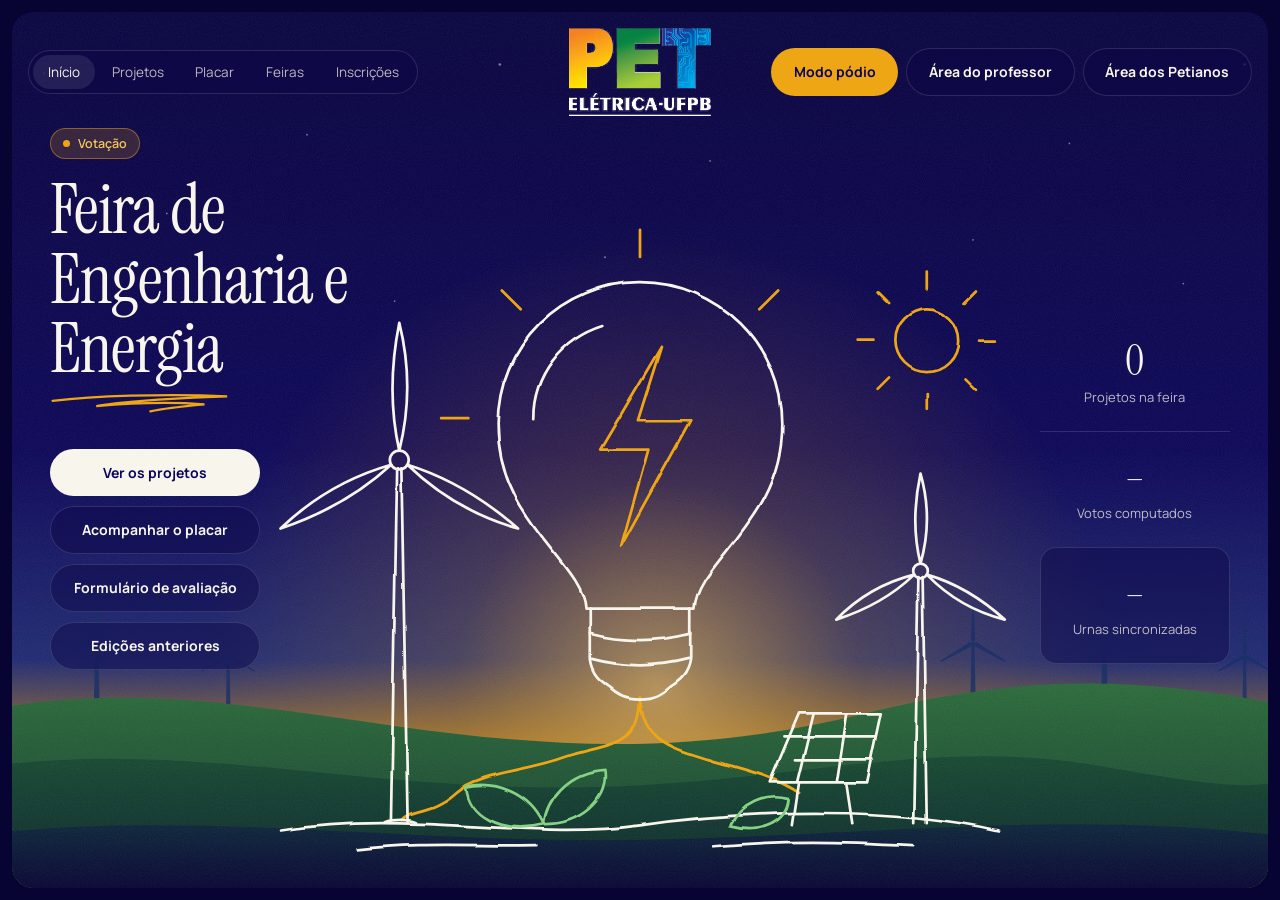
<file: index.html>
<!doctype html>
<html lang="pt-BR">
<head>
  <meta charset="utf-8">
  <meta name="viewport" content="width=device-width, initial-scale=1">
  <title>Feira de Engenharia e Energia | PET Elétrica</title>
  <meta name="description" content="Projetos e votação da Feira de Engenharia e Energia, promovida pelo PET Elétrica.">
  <link rel="preconnect" href="https://fonts.googleapis.com">
  <link rel="preconnect" href="https://fonts.gstatic.com" crossorigin>
  <link href="https://fonts.googleapis.com/css2?family=Instrument+Serif:ital@0;1&family=JetBrains+Mono:wght@400;500&family=Manrope:wght@400;500;600;700;800&display=swap" rel="stylesheet">
  <link rel="stylesheet" href="css/style.css?v=20261128e">
</head>
<body>
  <div class="hero-moldura" id="inicio">
    <header class="hero">
      <img class="hero-cena" src="img/cena.svg" alt="">

      <nav class="nav" aria-label="Principal">
        <div class="nav-links">
          <a href="#inicio" aria-current="page">Início</a>
          <a href="projetos.html">Projetos</a>
          <a href="placar.html">Placar</a>
          <a href="feiras.html">Feiras</a>
          <a href="inscricoes.html">Inscrições</a>
        </div>
        <a class="marca" href="#inicio">
          <img src="img/logo-pet-compacto.png" alt="PET Elétrica UFPB">
        </a>
        <div class="nav-acoes">
          <a class="btn btn-amber nav-acao nav-podio" href="podio.html">Modo pódio</a>
          <div class="nav-areas">
            <a class="btn btn-vidro nav-acao" href="professores.html">Área do professor</a>
            <a class="btn btn-vidro nav-acao" href="petianos.html">Área dos Petianos</a>
          </div>
        </div>
      </nav>

      <div class="hero-esq">
        <div class="hero-titulo">
          <span class="etiqueta" id="etiqueta"><span class="ponto-vivo"></span><span id="etiqueta-texto">Votação</span></span>
          <h1>Feira de Engenharia e Energia</h1>
          <svg class="rabisco" viewBox="0 0 220 26" fill="none" stroke="currentColor" stroke-width="2.6" stroke-linecap="round" aria-hidden="true">
            <path d="M3 9c44-5 128-9 200-5-46 1-114 5-150 11 34-3 86-5 124-2-22 2-44 4-62 8"/>
          </svg>
        </div>
        <div class="hero-rodape">
          <div class="hero-botoes">
            <a class="btn btn-claro" href="projetos.html">Ver os projetos</a>
            <a class="btn btn-vidro" href="placar.html">Acompanhar o placar</a>
            <a class="btn btn-vidro hero-avaliacao" href="avaliacao.html">Formulário de avaliação</a>
            <a class="btn btn-vidro hero-edicoes" href="feiras.html">Edições anteriores</a>
          </div>
        </div>
      </div>

      <svg class="ilustracao" viewBox="0 0 720 620" aria-hidden="true">
        <defs>
          <filter id="mao" x="-5%" y="-5%" width="110%" height="110%">
            <feTurbulence type="fractalNoise" baseFrequency=".022" numOctaves="2" seed="4" result="ruido"/>
            <feDisplacementMap in="SourceGraphic" in2="ruido" scale="4.5" xChannelSelector="R" yChannelSelector="G"/>
          </filter>
        </defs>

        <g filter="url(#mao)">
          <!-- chão e cabo ligando tudo à lâmpada -->
          <path class="traco desenha" pathLength="1" d="M18 590c120-20 236 10 342-5s244-18 342 5"/>
          <path class="traco desenha" pathLength="1" style="animation-delay:.2s" d="M90 608c60-7 110-3 170-4M430 606c70-6 120-5 190-1"/>
          <path class="traco desenha acento" pathLength="1" style="animation-delay:.9s" d="M360 462c0 52-34 44-72 58s-82 14-104 34-46 16-52 26M360 462c2 44 34 50 66 60s58 14 86 32"/>

          <!-- lâmpada -->
          <path class="traco desenha" pathLength="1" style="animation-delay:.3s" d="M308 378c-2-44-84-84-84-176 0-76 61-136 136-136s136 60 136 136c0 92-82 132-84 176z"/>
          <path class="traco desenha" pathLength="1" style="animation-delay:.7s" d="M312 402c30 8 66 8 96 0M314 426c30 8 62 8 92 0"/>
          <path class="traco desenha" pathLength="1" style="animation-delay:.7s" d="M312 378v48c2 16 12 22 18 26 8 8 16 12 30 12s22-4 30-12c6-4 16-10 18-26v-48"/>
          <path class="traco desenha" pathLength="1" style="animation-delay:.5s;opacity:.7" d="M258 196c0-42 28-76 66-88"/>
          <path class="traco desenha acento" pathLength="1" style="animation-delay:1s" d="M380 128 322 226h46l-26 92 66-120h-50z"/>

          <!-- folhas na base -->
          <path class="traco desenha acento-v" pathLength="1" style="animation-delay:1.1s" d="M268 584c-14-30-46-42-74-36 2 28 34 46 74 36zM268 584c2-22 22-50 58-52 4 28-22 52-58 52z"/>
          <path class="traco desenha acento-v" pathLength="1" style="animation-delay:1.2s" d="M446 586c10-22 34-32 56-26-2 22-26 34-56 26z"/>

          <!-- aerogerador grande -->
          <path class="traco desenha" pathLength="1" style="animation-delay:.4s" d="M122 582l6-338M138 582l-6-338"/>
          <path class="traco desenha" pathLength="1" style="animation-delay:.6s" d="M116 582c8-3 22-3 30 0"/>

          <!-- aerogerador pequeno -->
          <path class="traco desenha" pathLength="1" style="animation-delay:.5s" d="M622 582l4-234M634 582l-4-234"/>

          <!-- painel solar -->
          <path class="traco desenha" pathLength="1" style="animation-delay:.8s" d="M484 544l28-66h78l-14 66zM508 522h74M498 500h86M526 478l-16 66M558 478l-10 66"/>
          <path class="traco desenha" pathLength="1" style="animation-delay:1s" d="M512 544l-6 40M556 544l6 40"/>

          <!-- sol -->
          <path class="traco desenha acento" pathLength="1" style="animation-delay:1.2s" d="M604 122a30 30 0 1 0 60 0 30 30 0 1 0-60 0z"/>
          <path class="traco desenha acento" pathLength="1" style="animation-delay:1.4s" d="M634 72v-16M634 188v-16M584 122h-16M700 122h-16M598 86l-11-11M681 169l-11-11M598 158l-11 11M681 75l-11 11"/>
        </g>

        <!-- raios da lâmpada -->
        <path class="traco acento brilho" d="M360 42V16M246 92l-18-18M474 92l18-18M196 196h-26"/>

        <!-- pás ficam fora do filtro para o giro continuar leve -->
        <g class="traco pas" style="transform-origin:130px 236px">
          <circle cx="130" cy="236" r="9"/>
          <path id="pa-g" d="M130 227c-9-40-8-82 0-122 10 40 10 82 0 122z"/>
          <use href="#pa-g" transform="rotate(120 130 236)"/>
          <use href="#pa-g" transform="rotate(240 130 236)"/>
        </g>
        <g class="traco pas lenta" style="transform-origin:628px 342px">
          <circle cx="628" cy="342" r="7"/>
          <path id="pa-p" d="M628 335c-7-28-6-58 0-86 8 28 8 58 0 86z"/>
          <use href="#pa-p" transform="rotate(120 628 342)"/>
          <use href="#pa-p" transform="rotate(240 628 342)"/>
        </g>
      </svg>

      <aside class="hero-stats" aria-label="Números da feira">
        <div class="stat"><b id="stat-projetos">–</b><span>Projetos na feira</span></div>
        <div class="stat"><b id="stat-votos">–</b><span>Votos computados</span></div>
        <div class="stat"><b id="stat-urnas">–</b><span>Urnas sincronizadas</span></div>
      </aside>
    </header>
  </div>

  <footer class="rodape rodape-inicio">
    <span class="marca">
      <img src="img/logo-pet-compacto.png" alt="PET Elétrica UFPB">
    </span>
  </footer>

  <script src="js/data.js?v=20261128e"></script>
  <script src="js/api.js?v=20261128e"></script>
  <script src="js/main.js?v=20261128e"></script>
</body>
</html>
</file>
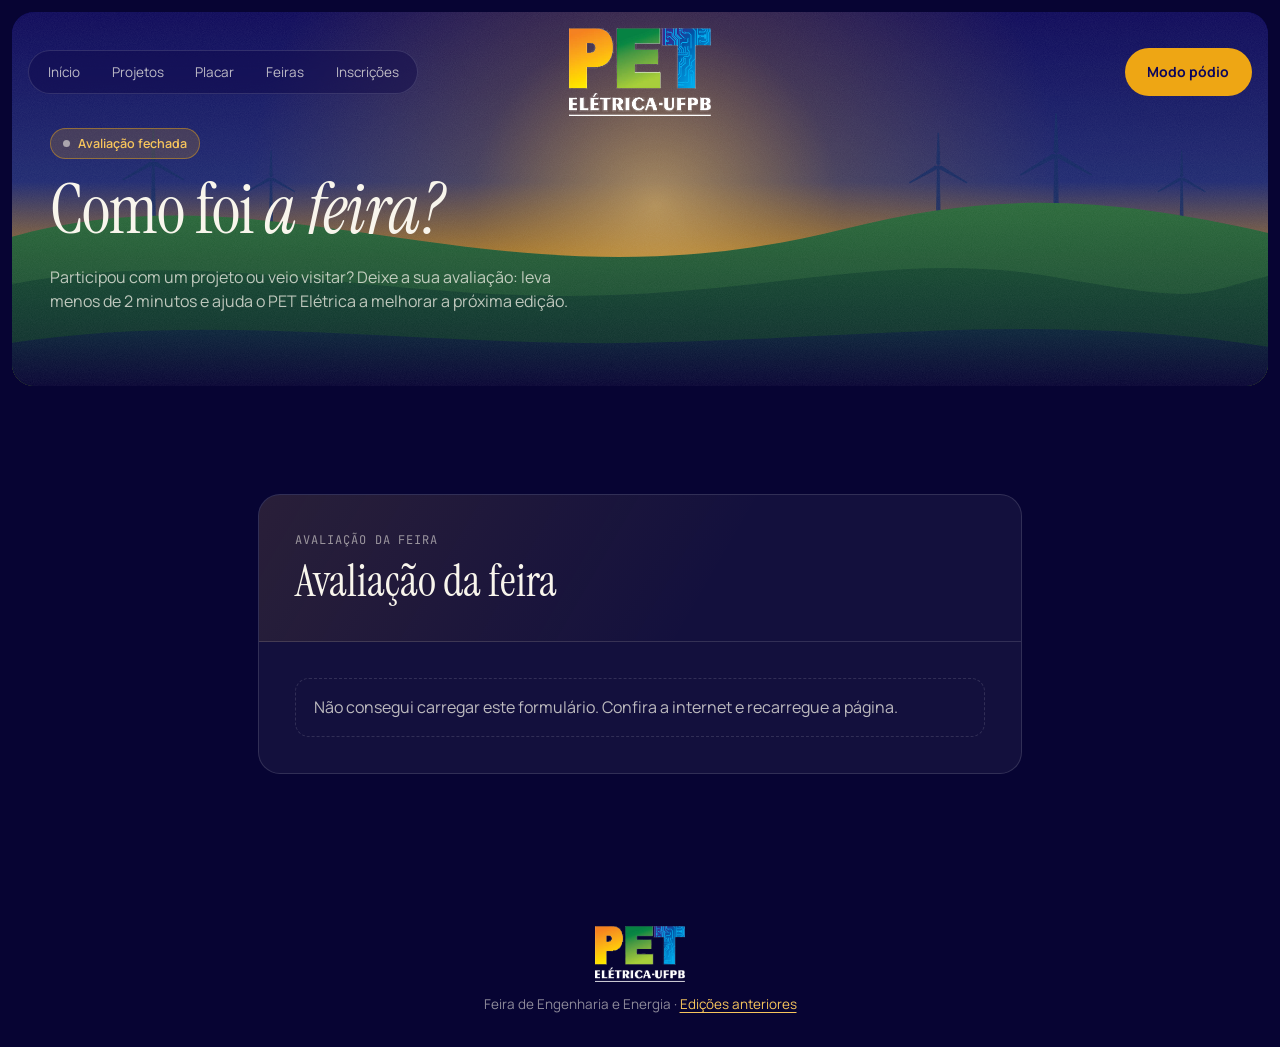
<file: avaliacao.html>
<!doctype html>
<html lang="pt-BR">
<head>
  <meta charset="utf-8">
  <meta name="viewport" content="width=device-width, initial-scale=1">
  <title>Avaliação da feira | PET Elétrica</title>
  <meta name="description" content="Formulário de avaliação da Feira de Engenharia e Energia: participantes e visitantes deixam seu feedback para o PET Elétrica UFPB.">
  <link rel="preconnect" href="https://fonts.googleapis.com">
  <link rel="preconnect" href="https://fonts.gstatic.com" crossorigin>
  <link href="https://fonts.googleapis.com/css2?family=Instrument+Serif:ital@0;1&family=JetBrains+Mono:wght@400;500&family=Manrope:wght@400;500;600;700;800&display=swap" rel="stylesheet">
  <link rel="stylesheet" href="css/style.css?v=20261128e">
</head>
<body data-formulario="avaliacao">
  <div class="hero-moldura">
    <header class="hero hero-curto">
      <img class="hero-cena" src="img/cena.svg" alt="">

      <nav class="nav" aria-label="Principal">
        <div class="nav-links">
          <a href="index.html">Início</a>
          <a href="projetos.html">Projetos</a>
          <a href="placar.html">Placar</a>
          <a href="feiras.html">Feiras</a>
          <a href="inscricoes.html">Inscrições</a>
        </div>
        <a class="marca" href="index.html">
          <img src="img/logo-pet-compacto.png" alt="PET Elétrica UFPB">
        </a>
        <div class="nav-acoes">
          <a class="btn btn-amber nav-acao nav-podio" href="podio.html">Modo pódio</a>
        </div>
      </nav>

      <div class="hero-feiras">
        <span class="etiqueta encerrada" id="etiqueta"><span class="ponto-vivo"></span><span id="etiqueta-texto">Avaliação</span></span>
        <h1>Como foi <em>a feira?</em></h1>
        <p>Participou com um projeto ou veio visitar? Deixe a sua avaliação: leva menos de 2 minutos e ajuda o PET Elétrica a melhorar a próxima edição.</p>
      </div>
    </header>
  </div>

  <main class="secao secao-inscricao">
    <section class="form-inscricao" id="painel-form" hidden>
      <div class="form-cabeca">
        <p class="rotulo" id="form-rotulo"></p>
        <h2 id="form-titulo"></h2>
        <p id="form-descricao"></p>
      </div>
      <p class="form-fechado" id="form-fechado" hidden></p>
      <form id="form-inscricao" novalidate>
        <div id="perguntas"></div>
        <p class="legenda-obrigatoria"><span aria-hidden="true">*</span> Resposta obrigatória</p>
        <p class="feedback erro" id="form-erro" role="alert"></p>
        <button class="btn btn-amber" id="enviar" type="submit">Enviar avaliação</button>
      </form>
      <div class="form-enviado" id="form-enviado" hidden>
        <span class="form-enviado-icone" aria-hidden="true">✓</span>
        <h2>Avaliação enviada!</h2>
        <p>Obrigado pelo seu feedback. Ele ajuda o PET Elétrica a fazer uma feira cada vez melhor.</p>
        <a class="btn btn-vidro" href="index.html">Voltar ao início</a>
      </div>
    </section>

    <p class="carregando" id="carregando">Carregando o formulário…</p>
  </main>

  <footer class="rodape">
    <span class="marca">
      <img src="img/logo-pet-compacto.png" alt="PET Elétrica UFPB">
    </span>
    <span>Feira de Engenharia e Energia · <a class="link" href="feiras.html">Edições anteriores</a></span>
  </footer>

  <script src="js/data.js?v=20261128e"></script>
  <script src="js/api.js?v=20261128e"></script>
  <script src="js/nomes.js?v=20261128e"></script>
  <script src="js/inscricoes.js?v=20261128e"></script>
</body>
</html>
</file>
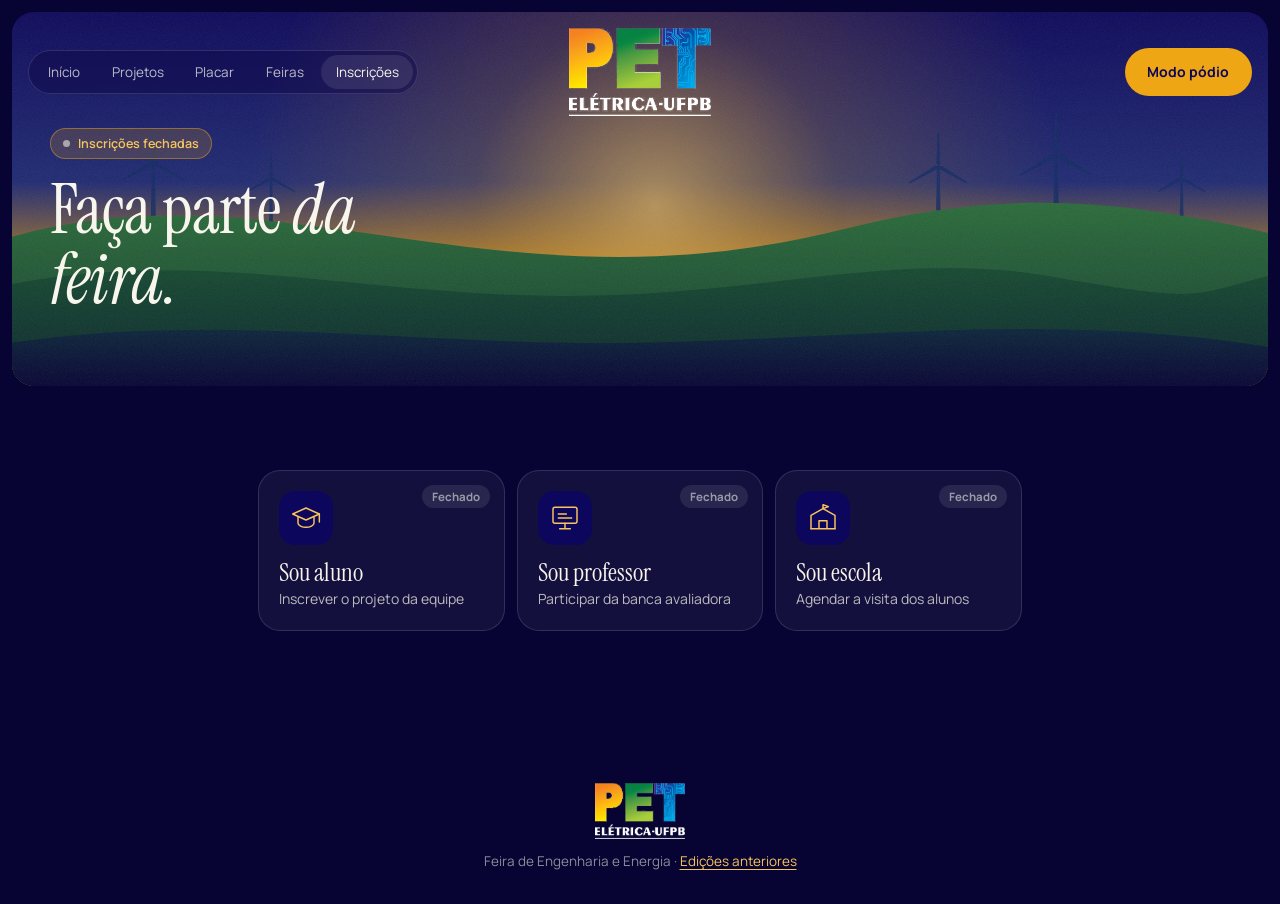
<file: inscricoes.html>
<!doctype html>
<html lang="pt-BR">
<head>
  <meta charset="utf-8">
  <meta name="viewport" content="width=device-width, initial-scale=1">
  <title>Inscrições | PET Elétrica</title>
  <meta name="description" content="Inscrições de alunos, professores e escolas para a Feira de Engenharia e Energia, organizada pelo PET Elétrica UFPB.">
  <link rel="preconnect" href="https://fonts.googleapis.com">
  <link rel="preconnect" href="https://fonts.gstatic.com" crossorigin>
  <link href="https://fonts.googleapis.com/css2?family=Instrument+Serif:ital@0;1&family=JetBrains+Mono:wght@400;500&family=Manrope:wght@400;500;600;700;800&display=swap" rel="stylesheet">
  <link rel="stylesheet" href="css/style.css?v=20261128e">
</head>
<body>
  <div class="hero-moldura">
    <header class="hero hero-curto">
      <img class="hero-cena" src="img/cena.svg" alt="">

      <nav class="nav" aria-label="Principal">
        <div class="nav-links">
          <a href="index.html">Início</a>
          <a href="projetos.html">Projetos</a>
          <a href="placar.html">Placar</a>
          <a href="feiras.html">Feiras</a>
          <a href="inscricoes.html" aria-current="page">Inscrições</a>
        </div>
        <a class="marca" href="index.html">
          <img src="img/logo-pet-compacto.png" alt="PET Elétrica UFPB">
        </a>
        <div class="nav-acoes">
          <a class="btn btn-amber nav-acao nav-podio" href="podio.html">Modo pódio</a>
        </div>
      </nav>

      <div class="hero-feiras">
        <span class="etiqueta encerrada" id="etiqueta"><span class="ponto-vivo"></span><span id="etiqueta-texto">Inscrições</span></span>
        <h1>Faça parte <em>da feira.</em></h1>
      </div>
    </header>
  </div>

  <main class="secao secao-inscricao">
    <div class="escolha-publico" role="tablist" aria-label="Quem está se inscrevendo">
      <button class="escolha" type="button" role="tab" id="tab-alunos" data-tipo="alunos" aria-selected="false" aria-controls="painel-form">
        <span class="escolha-icone" aria-hidden="true">
          <svg viewBox="0 0 48 48"><path d="M4 18 24 9l20 9-20 9z"/><path d="M12 22v10c0 3 6 6 12 6s12-3 12-6V22M44 18v12"/></svg>
        </span>
        <span><b>Sou aluno</b><small>Inscrever o projeto da equipe</small></span>
        <span class="escolha-status" id="status-alunos"></span>
      </button>
      <button class="escolha" type="button" role="tab" id="tab-professores" data-tipo="professores" aria-selected="false" aria-controls="painel-form">
        <span class="escolha-icone" aria-hidden="true">
          <svg viewBox="0 0 48 48"><rect x="6" y="8" width="36" height="24" rx="3"/><path d="M16 40h16M24 32v8M14 18h12M14 24h20"/></svg>
        </span>
        <span><b>Sou professor</b><small>Participar da banca avaliadora</small></span>
        <span class="escolha-status" id="status-professores"></span>
      </button>
      <button class="escolha" type="button" role="tab" id="tab-escolas" data-tipo="escolas" aria-selected="false" aria-controls="painel-form">
        <span class="escolha-icone" aria-hidden="true">
          <svg viewBox="0 0 48 48"><path d="M6 40V20l18-10 18 10v20"/><path d="M18 40V28h12v12M6 40h36M24 10V4l8 3-8 3"/></svg>
        </span>
        <span><b>Sou escola</b><small>Agendar a visita dos alunos</small></span>
        <span class="escolha-status" id="status-escolas"></span>
      </button>
    </div>

    <section class="form-inscricao" id="painel-form" role="tabpanel" hidden>
      <div class="form-cabeca">
        <p class="rotulo" id="form-rotulo"></p>
        <h2 id="form-titulo"></h2>
        <p id="form-descricao"></p>
      </div>
      <p class="form-fechado" id="form-fechado" hidden></p>
      <form id="form-inscricao" novalidate>
        <div id="perguntas"></div>
        <p class="legenda-obrigatoria"><span aria-hidden="true">*</span> Resposta obrigatória</p>
        <p class="feedback erro" id="form-erro" role="alert"></p>
        <button class="btn btn-amber" id="enviar" type="submit">Enviar inscrição</button>
      </form>
      <div class="form-enviado" id="form-enviado" hidden>
        <span class="form-enviado-icone" aria-hidden="true">✓</span>
        <h2>Inscrição enviada!</h2>
        <p>Obrigado. A organização da feira vai entrar em contato pelos dados que você informou.</p>
        <button class="btn btn-vidro" id="outra" type="button">Enviar outra resposta</button>
      </div>
    </section>

    <p class="carregando" id="carregando">Carregando os formulários…</p>
  </main>

  <footer class="rodape">
    <span class="marca">
      <img src="img/logo-pet-compacto.png" alt="PET Elétrica UFPB">
    </span>
    <span>Feira de Engenharia e Energia · <a class="link" href="feiras.html">Edições anteriores</a></span>
  </footer>

  <script src="js/data.js?v=20261128e"></script>
  <script src="js/api.js?v=20261128e"></script>
  <script src="js/nomes.js?v=20261128e"></script>
  <script src="js/inscricoes.js?v=20261128e"></script>
</body>
</html>
</file>
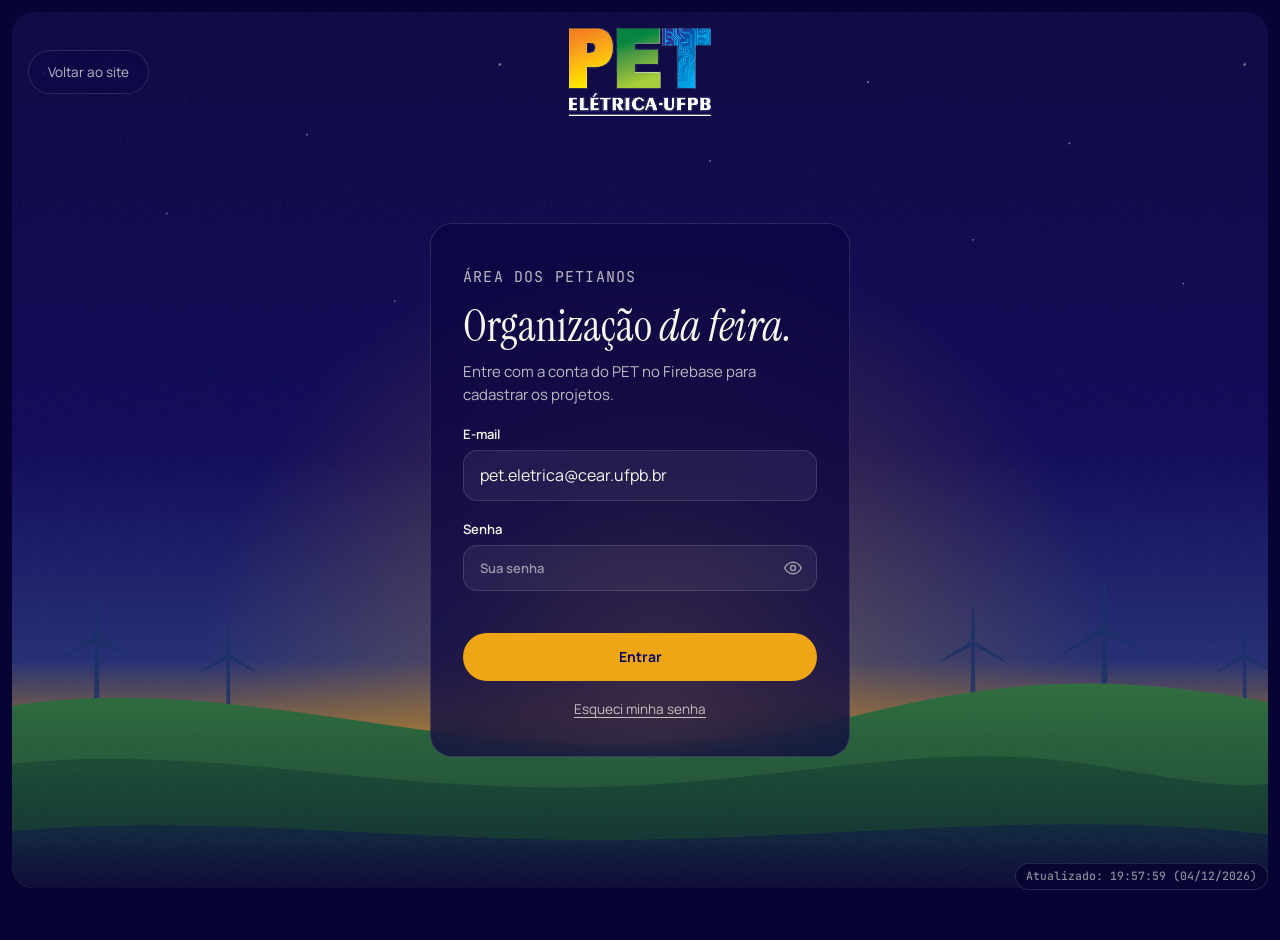
<file: petianos.html>
<!doctype html>
<html lang="pt-BR">
<head>
  <meta charset="utf-8">
  <meta name="viewport" content="width=device-width, initial-scale=1">
  <title>Área dos Petianos | PET Elétrica</title>
  <link rel="preconnect" href="https://fonts.googleapis.com">
  <link rel="preconnect" href="https://fonts.gstatic.com" crossorigin>
  <link href="https://fonts.googleapis.com/css2?family=Instrument+Serif:ital@0;1&family=JetBrains+Mono:wght@400;500&family=Manrope:wght@400;500;600;700;800&display=swap" rel="stylesheet">
  <link rel="stylesheet" href="css/style.css?v=20261128e">
</head>
<body>
  <div class="login" id="tela-login">
    <div class="login-palco">
      <img class="hero-cena" src="img/cena.svg" alt="">
      <nav class="nav" aria-label="Principal">
        <div class="nav-links"><a href="index.html">Voltar ao site</a></div>
        <a class="marca" href="index.html">
          <img src="img/logo-pet-compacto.png" alt="PET Elétrica UFPB">
        </a>
      </nav>

      <form class="login-cartao" id="form-login">
        <p class="rotulo">Área dos Petianos</p>
        <h1>Organização <em>da feira.</em></h1>
        <p>Entre com a conta do PET no Firebase para cadastrar os projetos.</p>
        <label class="campo">
          <span>E-mail</span>
          <input id="login-email" type="email" autocomplete="username" required placeholder="conta@cear.ufpb.br">
        </label>
        <label class="campo">
          <span>Senha</span>
          <input id="login-senha" type="password" autocomplete="current-password" required placeholder="Sua senha">
        </label>
        <p class="login-erro" id="login-erro" role="alert"></p>
        <button class="btn btn-amber" id="login-entrar" type="submit">Entrar</button>
        <button class="botao-texto" id="esqueci" type="button">Esqueci minha senha</button>
      </form>
    </div>
  </div>

  <div id="tela-painel" hidden>
    <header class="painel-topo">
      <a class="marca" href="index.html">
        <img src="img/logo-pet-compacto.png" alt="PET Elétrica UFPB">
      </a>
      <nav class="abas" aria-label="Seções da área">
        <button class="aba" type="button" data-aba="projetos" aria-pressed="true">Projetos</button>
        <button class="aba" type="button" data-aba="frequencia" aria-pressed="false">Frequência</button>
        <button class="aba" type="button" data-aba="professores" aria-pressed="false">Professores e notas</button>
        <button class="aba" type="button" data-aba="formularios" aria-pressed="false">Formulários</button>
        <button class="aba" type="button" data-aba="feiras" aria-pressed="false">Feiras</button>
        <button class="aba" type="button" data-aba="qrcodes" aria-pressed="false">QR codes</button>
        <button class="aba" type="button" data-aba="limpar" aria-pressed="false">Limpar dados</button>
      </nav>
      <div class="painel-usuario">
        <span id="painel-nome"></span>
        <button class="btn btn-vidro" id="sair">Sair</button>
      </div>
    </header>

    <!-- Aba: projetos -->
    <div class="painel" id="aba-projetos">
      <aside class="lateral">
        <div class="progresso">
          <b id="total-projetos"></b><span id="total-txt"></span>
          <button class="btn btn-vidro importar-btn" id="lista-pdf" type="button" title="Todos os projetos separados por curso e disciplina">Lista de projetos (PDF)</button>
          <button class="btn btn-vidro importar-btn" id="placas" type="button">Placas de mesa</button>
          <button class="btn btn-vidro importar-btn" id="planta-abrir" type="button">Planta da feira</button>
          <button class="btn btn-vidro importar-btn" id="importar-abrir" type="button">Importar das inscrições</button>
          <button class="btn btn-vidro importar-btn" id="sinc-abrir" type="button" title="Deixar o cadastro igual à planilha do Google">Sincronizar com planilha</button>
          <button class="btn btn-vidro importar-btn" id="organizar-codigos" type="button" title="Escolher a prioridade das disciplinas nos códigos de votação">Organizar códigos por disciplina</button>
          <label class="interruptor ajuste-interruptor">
            <input type="checkbox" id="ajuste-automatico" role="switch" checked>
            <span class="interruptor-trilho" aria-hidden="true"></span>
            <span id="ajuste-automatico-txt">Ajuste automático ativado</span>
          </label>
          <small class="ajuste-dica" id="ajuste-automatico-dica"></small>
        </div>
        <div class="urnas-ino">
          <p class="rotulo">Código das urnas</p>
          <div id="urnas-ino"></div>
        </div>
        <p class="lista-aviso" id="aviso-cadastro" hidden></p>
      </aside>

      <main class="ficha tabela-painel">
        <div class="ficha-cabeca tabela-cabeca">
          <div>
            <p class="rotulo">Área dos Petianos</p>
            <h1>Projetos</h1>
            <p id="lista-resumo"></p>
          </div>
          <button class="btn btn-amber" id="novo" type="button">+ Novo projeto</button>
        </div>
        <div class="ficha-corpo">
          <div class="tabela-filtros">
            <label class="campo busca">
              <span>Buscar</span>
              <input id="busca" type="search" autocomplete="off" placeholder="Nome, código, disciplina ou integrante">
            </label>
            <label class="campo">
              <span>Curso</span>
              <select id="filtro-curso"></select>
            </label>
            <label class="campo">
              <span>Disciplina</span>
              <select id="filtro-disciplina"></select>
            </label>
          </div>
          <p class="filtro-ativo" id="filtro-ativo" hidden></p>
          <p class="feedback" id="feedback" role="status"></p>
          <div class="tabela-projetos" id="lista"></div>
        </div>
      </main>

    </div>

    <!-- Aba: frequência -->
    <div class="painel painel-unico" id="aba-frequencia" hidden>
      <main class="ficha">
        <div class="ficha-cabeca">
          <p class="rotulo">Alunos da feira</p>
          <h1>Frequência</h1>
          <p>Alunos de cada disciplina, tirados das inscrições dos alunos e dos projetos cadastrados. Marque a presença na caixinha: fica salvo na hora. Use “Editar”, “Retirar” e “+ Aluno” para corrigir inscrições erradas ou incluir quem não se inscreveu.</p>
        </div>
        <div class="ficha-corpo">
          <div class="freq-topo">
            <label class="campo busca primeiro">
              <span>Buscar</span>
              <input id="freq-busca" type="search" placeholder="Aluno, projeto ou disciplina" autocomplete="off">
            </label>
            <div class="freq-acoes">
              <button class="btn btn-amber" id="freq-acrescentar" type="button">+ Acrescentar aluno</button>
              <button class="btn btn-vidro" id="freq-pdf" type="button" disabled>Baixar PDF</button>
              <button class="btn btn-vidro" id="planilha-alunos" type="button">Planilha (.xlsx)</button>
              <button class="btn btn-vidro" id="freq-atualizar" type="button">Atualizar</button>
            </div>
          </div>
          <div class="freq-linha-info">
            <p class="freq-resumo" id="freq-resumo"></p>
            <label class="freq-retirados"><input type="checkbox" id="freq-retirados"> Mostrar retirados</label>
          </div>
          <p class="lista-aviso" id="freq-aviso" hidden>As marcações estão sendo gravadas no Firebase, mas só este navegador consegue lê-las até as regras novas de REGRAS_FIREBASE.md serem publicadas no console do Firebase.</p>
          <span class="urna-situacao" id="freq-situacao" role="status"></span>
          <div id="freq-lista"></div>
        </div>
      </main>
    </div>

    <!-- Aba: professores e notas -->
    <div class="painel" id="aba-professores" hidden>
      <aside class="lateral">
        <div class="progresso">
          <b id="total-professores"></b><span id="total-prof-txt"></span>
          <button class="btn btn-amber novo-projeto" id="novo-prof" type="button">+ Novo professor</button>
        </div>
        <div class="relatorio">
          <p class="rotulo">Avaliações</p>
          <p class="relatorio-num"><b id="aval-feitas">–</b><span id="aval-txt"></span></p>
          <div class="barra"><i id="aval-barra" style="width:0"></i></div>
          <button class="btn btn-vidro" id="baixar-pdf" type="button">Baixar PDF das avaliações</button>
          <button class="btn btn-vidro" id="baixar-credenciais" type="button" title="Usuário e código de acesso de cada professor, para o credenciamento">Baixar credenciais</button>
          <span class="urna-situacao" id="pdf-situacao"></span>
        </div>
        <div class="relatorio">
          <p class="rotulo">Distribuição</p>
          <p class="relatorio-dica">Digite os nomes dos professores e o site divide as disciplinas entre eles. Depois dá para trocar à mão.</p>
          <button class="btn btn-amber" id="lista-banca" type="button">Lista automática (2 disciplinas por professor)</button>
          <button class="btn btn-vidro" id="abrir-distribuir" type="button">Distribuir disciplinas</button>
        </div>
        <p class="lista-aviso" id="aviso-prof" hidden></p>
        <ul class="lista-projetos" id="lista-prof"></ul>
      </aside>

      <main class="ficha" id="ficha-prof">
        <div class="ficha-cabeca">
          <p class="rotulo">Banca avaliadora</p>
          <h1 id="prof-titulo">Novo professor</h1>
          <p>O professor entra na Área do professor escolhendo o próprio nome e digitando o código de acesso. Ele só vê os projetos marcados aqui.</p>
        </div>
        <form class="ficha-corpo" id="form-prof" novalidate>
          <div class="campos-duplos">
            <label class="campo primeiro">
              <span>Nome como aparece na lista</span>
              <input id="prof-nome" required maxlength="60" placeholder="Ex.: Profa. Maria Silva">
            </label>
            <div class="campo primeiro">
              <label class="campo-titulo" for="prof-codigo">Código de acesso</label>
              <div class="codigo-linha">
                <input id="prof-codigo" type="password" required minlength="6" maxlength="30" autocomplete="new-password" placeholder="Mínimo de 6 caracteres">
                <button class="btn btn-vidro" id="gerar-codigo" type="button">Gerar</button>
              </div>
            </div>
          </div>

          <fieldset class="prof-curso">
            <legend class="campo-titulo">Curso do professor</legend>
            <label><input type="radio" name="prof-curso" value="eletrica"> Professor de Elétrica</label>
            <label><input type="radio" name="prof-curso" value="renovaveis"> Professor de Renováveis</label>
            <small>Na distribuição automática, cada professor avalia de preferência as disciplinas do seu curso.</small>
          </fieldset>

          <div class="atribuir">
            <div class="atribuir-topo">
              <span class="campo-titulo">Projetos que vai avaliar</span>
              <small id="atribuir-total"></small>
            </div>
            <label class="campo busca">
              <span class="visualmente-oculto">Buscar projeto</span>
              <input id="atribuir-busca" type="search" placeholder="Buscar projeto ou disciplina">
            </label>
            <label class="ep-obrig esconder-cobertas"><input type="checkbox" id="esconder-cobertas"> Esconder disciplinas que já têm avaliador</label>
            <div id="atribuir-lista"></div>
          </div>

          <div class="ficha-rodape">
            <button class="btn btn-vidro" id="excluir-prof" type="button" hidden>Excluir professor</button>
            <div class="ficha-acoes">
              <button class="btn btn-amber" id="salvar-prof" type="submit">Cadastrar professor</button>
            </div>
          </div>
          <p class="feedback" id="feedback-prof" role="status"></p>
        </form>
      </main>
    </div>

  <!-- Aba: formulários de inscrição -->
  <div class="painel" id="aba-formularios" hidden>
    <aside class="lateral">
      <div class="abas abas-form" role="group" aria-label="Formulário">
        <button class="aba" type="button" data-tipo="alunos" aria-pressed="true">Alunos</button>
        <button class="aba" type="button" data-tipo="professores" aria-pressed="false">Professores</button>
        <button class="aba" type="button" data-tipo="escolas" aria-pressed="false">Escolas</button>
        <button class="aba" type="button" data-tipo="avaliacao" aria-pressed="false">Avaliação</button>
      </div>
      <div class="relatorio">
        <p class="rotulo">Inscrições de <span id="form-tipo-nome">alunos</span></p>
        <p class="relatorio-num"><b id="form-total">–</b><span id="form-total-txt">respostas</span></p>
        <label class="interruptor">
          <input type="checkbox" id="form-aberto" role="switch">
          <span class="interruptor-trilho" aria-hidden="true"></span>
          <span id="form-aberto-txt">Inscrições fechadas</span>
        </label>
        <div class="botoes-exportar">
          <button class="btn btn-vidro" id="exportar-tabela" type="button">Baixar tabela</button>
          <button class="btn btn-vidro" id="exportar-pdf" type="button">Baixar PDF</button>
        </div>
        <button class="btn btn-vidro importar-planilha-btn" id="planilha-abrir" type="button">Importar planilha (.xlsx)</button>
        <input type="file" id="planilha-arquivo" accept=".xlsx,.xls,.csv" hidden>
        <span class="urna-situacao" id="form-situacao"></span>
        <a class="link link-pequeno" id="form-link" href="inscricoes.html#alunos" target="_blank" rel="noopener">Abrir o formulário público ↗</a>
      </div>
      <p class="lista-aviso" id="aviso-form" hidden></p>
      <ul class="lista-projetos">
        <li><button class="item-projeto" type="button" data-secao="respostas" aria-current="true">
          <span class="item-stand">≡</span><span><span class="item-nome">Respostas</span><span class="item-sub">Quem já se inscreveu</span></span>
        </button></li>
        <li><button class="item-projeto" type="button" data-secao="perguntas" aria-current="false">
          <span class="item-stand">?</span><span><span class="item-nome">Editar perguntas</span><span class="item-sub" id="form-qtd-perguntas"></span></span>
        </button></li>
      </ul>
    </aside>

    <main class="ficha">
      <section id="secao-respostas">
        <div class="ficha-cabeca">
          <p class="rotulo">Formulários · Respostas</p>
          <h1 id="respostas-titulo">Inscrições de alunos</h1>
          <p>Clique em uma linha para ver a resposta completa.</p>
        </div>
        <div class="ficha-corpo">
          <label class="campo busca primeiro">
            <span class="visualmente-oculto">Buscar nas respostas</span>
            <input id="respostas-busca" type="search" placeholder="Buscar nas respostas">
          </label>
          <div class="tabela-rolagem" id="respostas-tabela"></div>
        </div>
      </section>

      <section id="secao-perguntas" hidden>
        <div class="ficha-cabeca">
          <p class="rotulo">Formulários · Perguntas</p>
          <h1 id="perguntas-titulo">Formulário dos alunos</h1>
          <p>Mudanças só valem para quem responder depois de salvar. As respostas antigas guardam o texto da pergunta que tinham.</p>
        </div>
        <form class="ficha-corpo" id="form-editor" novalidate>
          <label class="campo primeiro">
            <span>Título do formulário</span>
            <input id="editor-titulo" maxlength="100" required>
          </label>
          <label class="campo">
            <span>Texto de apresentação (opcional)</span>
            <textarea id="editor-descricao" maxlength="600" rows="3"></textarea>
          </label>
          <div class="editor-topo">
            <span class="campo-titulo">Perguntas</span>
            <button class="btn btn-vidro" id="restaurar-modelo" type="button">Restaurar modelo</button>
          </div>
          <ol class="editor-perguntas" id="editor-perguntas"></ol>
          <button class="btn btn-vidro adicionar-pergunta" id="adicionar-pergunta" type="button">+ Adicionar pergunta</button>
          <div class="ficha-rodape">
            <span class="dica-rodape" id="editor-status"></span>
            <div class="ficha-acoes">
              <button class="btn btn-amber" id="salvar-form" type="submit">Salvar perguntas</button>
            </div>
          </div>
          <p class="feedback" id="feedback-form" role="status"></p>
        </form>
      </section>
    </main>
  </div>

  <!-- Aba: edições anteriores (página Feiras) -->
  <div class="painel" id="aba-feiras" hidden>
    <aside class="lateral">
      <div class="progresso">
        <b id="total-feiras">–</b><span id="total-feiras-txt">edições na página Feiras</span>
        <button class="btn btn-amber novo-projeto" id="nova-feira" type="button">+ Nova edição</button>
        <a class="link link-pequeno" href="feiras.html" target="_blank" rel="noopener">Ver a página Feiras ↗</a>
      </div>
      <div class="lista-aviso aviso-feiras" id="aviso-feiras" hidden>
        <p>As edições que aparecem hoje no site ainda não estão no Firebase. Traga-as para cá para poder editá-las.</p>
        <button class="btn btn-vidro" id="trazer-feiras" type="button">Trazer as edições do site</button>
      </div>
      <ul class="lista-projetos" id="lista-feiras"></ul>
    </aside>

    <main class="ficha" id="ficha-feira">
      <div class="ficha-cabeca">
        <p class="rotulo">Página Feiras</p>
        <h1 id="feira-titulo-ficha">Nova edição</h1>
        <p>A página mostra as edições da mais recente para a mais antiga, pelo número da edição.</p>
      </div>
      <form class="ficha-corpo" id="form-feira" novalidate>
        <div class="campos-duplos">
          <label class="campo primeiro">
            <span>Edição</span>
            <input id="feira-edicao" maxlength="12" required placeholder="Ex.: 2026.1">
          </label>
          <label class="campo primeiro">
            <span>Título</span>
            <input id="feira-titulo" maxlength="80" placeholder="Feira de Engenharia e Energia">
          </label>
        </div>
        <div class="campos-duplos">
          <label class="campo">
            <span>Quando</span>
            <input id="feira-quando" maxlength="60" placeholder="Ex.: 13 de março">
          </label>
          <label class="campo">
            <span>Onde</span>
            <input id="feira-onde" maxlength="80" placeholder="Ex.: Pátio do CEAR">
          </label>
        </div>
        <label class="campo">
          <span>Resumo</span>
          <textarea id="feira-resumo" maxlength="1200" rows="6" placeholder="Como foi a edição: quem visitou, o que foi exposto, como foi a votação…"></textarea>
          <small class="contador" id="feira-contador"></small>
        </label>
        <label class="campo">
          <span>Link da matéria completa</span>
          <input id="feira-link" type="url" maxlength="300" placeholder="https://www.cear.ufpb.br/peteletrica/…">
        </label>
        <div class="campos-duplos">
          <label class="campo">
            <span>Destaques (um por linha)</span>
            <textarea id="feira-numeros" rows="4" placeholder="274 votos&#10;6 disciplinas&#10;Urna eletrônica do PET"></textarea>
          </label>
          <label class="campo">
            <span>Vencedores (um por linha, “categoria: projeto”)</span>
            <textarea id="feira-vencedores" rows="4" placeholder="1º lugar: Casa automática&#10;Integradora I: Manopla de Libras"></textarea>
          </label>
        </div>

        <div class="editor-topo">
          <span class="campo-titulo">Fotos <small>(a primeira é a capa)</small></span>
        </div>
        <p class="limpar-nota">Cole o link direto de cada imagem (o que termina em .jpg, .png…). Para hospedar fotos novas, dá para usar o postimg.cc, como no site do CEAR.</p>
        <ol class="fotos-editor" id="feira-fotos"></ol>
        <button class="btn btn-vidro adicionar-pergunta" id="feira-add-foto" type="button">+ Adicionar foto</button>

        <div class="ficha-rodape">
          <button class="btn btn-vidro" id="feira-excluir" type="button" hidden>Excluir edição</button>
          <div class="ficha-acoes">
            <button class="btn btn-amber" id="feira-salvar" type="submit">Publicar edição</button>
          </div>
        </div>
        <p class="feedback" id="feira-feedback" role="status"></p>
      </form>
    </main>
  </div>

  <!-- Aba: limpar dados para uma nova feira -->
  <!-- Aba: QR codes -->
  <div class="painel painel-unico" id="aba-qrcodes" hidden>
    <main class="ficha">
      <div class="ficha-cabeca">
        <p class="rotulo">Divulgação</p>
        <h1>QR codes</h1>
        <p>Escolha a página e baixe o QR code: ao escanear com a câmera do celular, a pessoa cai direto nela. O cartaz em PDF sai pronto para imprimir e colar nas mesas, nas urnas ou na entrada.</p>
      </div>
      <div class="ficha-corpo qr-corpo">
        <div class="qr-campos">
          <label class="campo primeiro">
            <span>O QR code abre</span>
            <select id="qr-destino"></select>
          </label>
          <label class="campo">
            <span>Link</span>
            <input id="qr-link" type="url" autocomplete="off" spellcheck="false">
            <small class="qr-dica">As páginas do site usam o endereço em que o site está publicado. Em “Outro link”, cole qualquer endereço.</small>
          </label>
          <label class="campo">
            <span>Título do cartaz</span>
            <input id="qr-titulo" maxlength="60">
          </label>
          <label class="campo">
            <span>Texto do cartaz</span>
            <input id="qr-texto" maxlength="140">
          </label>
          <div class="qr-botoes">
            <button class="btn btn-amber" id="qr-pdf" type="button">Baixar cartaz (PDF)</button>
            <button class="btn btn-vidro" id="qr-png" type="button">Baixar imagem (PNG)</button>
            <button class="btn btn-vidro" id="qr-copiar" type="button">Copiar link</button>
          </div>
          <span class="urna-situacao" id="qr-situacao" role="status"></span>
        </div>
        <figure class="qr-previa" aria-label="Prévia do cartaz">
          <b id="qr-titulo-previa"></b>
          <small id="qr-texto-previa"></small>
          <canvas id="qr-canvas" width="280" height="280"></canvas>
          <figcaption id="qr-link-previa"></figcaption>
        </figure>
      </div>
    </main>
  </div>

  <div class="painel painel-unico" id="aba-limpar" hidden>
    <main class="ficha">
      <div class="ficha-cabeca">
        <p class="rotulo">Nova feira</p>
        <h1>Limpar dados</h1>
        <p>Use ao terminar uma feira, para começar a próxima do zero. As perguntas dos formulários continuam como estão; só as respostas e os dados que você marcar são apagados.</p>
      </div>
      <div class="ficha-corpo">
        <section class="passo">
          <h2><span>1</span> Guarde uma cópia</h2>
          <p>Antes de apagar, baixe os relatórios da feira. Cada um sai em PDF (para ler e arquivar) e em Excel (para mexer nos dados).</p>
          <ul class="backups" id="backups">
            <li data-backup="alunos">
              <span><b>Formulário dos alunos</b><small data-info="inscricoesAlunos">–</small></span>
              <button class="btn btn-vidro" type="button" data-formato="pdf">PDF</button>
              <button class="btn btn-vidro" type="button" data-formato="excel">Excel</button>
            </li>
            <li data-backup="professores">
              <span><b>Formulário dos professores</b><small data-info="inscricoesProfessores">–</small></span>
              <button class="btn btn-vidro" type="button" data-formato="pdf">PDF</button>
              <button class="btn btn-vidro" type="button" data-formato="excel">Excel</button>
            </li>
            <li data-backup="escolas">
              <span><b>Formulário das escolas</b><small data-info="inscricoesEscolas">–</small></span>
              <button class="btn btn-vidro" type="button" data-formato="pdf">PDF</button>
              <button class="btn btn-vidro" type="button" data-formato="excel">Excel</button>
            </li>
            <li data-backup="avaliacao">
              <span><b>Formulário de avaliação</b><small data-info="inscricoesAvaliacao">–</small></span>
              <button class="btn btn-vidro" type="button" data-formato="pdf">PDF</button>
              <button class="btn btn-vidro" type="button" data-formato="excel">Excel</button>
            </li>
            <li data-backup="notas">
              <span><b>Notas dos professores</b><small data-info="avaliacoes">–</small></span>
              <button class="btn btn-vidro" type="button" data-formato="pdf">PDF</button>
              <button class="btn btn-vidro" type="button" data-formato="excel">Excel</button>
            </li>
            <li data-backup="votos">
              <span><b>Pódio e votos dos projetos</b><small data-info="votacao">–</small></span>
              <button class="btn btn-vidro" type="button" data-formato="pdf">PDF</button>
              <button class="btn btn-vidro" type="button" data-formato="excel">Excel</button>
            </li>
          </ul>
          <div class="backups-extra">
            <button class="btn btn-amber" id="baixar-tudo" type="button">Baixar tudo (PDF e Excel)</button>
            <button class="btn btn-vidro" id="baixar-copia" type="button">Cópia completa do banco (.json)</button>
          </div>
          <span class="urna-situacao" id="copia-situacao"></span>
        </section>

        <section class="passo">
          <h2><span>2</span> Escolha o que apagar</h2>
          <div class="limpar-opcoes" id="limpar-opcoes">
            <label class="limpar-opcao">
              <input type="checkbox" data-parte="votacao">
              <span><b>Votação anterior</b><small>Zera o placar e o pódio, como o “Zerar votação” da urna. As urnas zeram sozinhas quando sincronizarem; as que estiverem desligadas, ao voltar.</small></span>
              <em data-conta="votacao">–</em>
            </label>
            <label class="limpar-opcao">
              <input type="checkbox" data-parte="inscricoesAlunos" checked>
              <span><b>Respostas do formulário dos alunos</b><small>As inscrições de projetos recebidas pelo site, junto com a lista de frequência (presenças e alunos acrescentados).</small></span>
              <em data-conta="inscricoesAlunos">–</em>
            </label>
            <label class="limpar-opcao">
              <input type="checkbox" data-parte="inscricoesProfessores" checked>
              <span><b>Respostas do formulário dos professores</b><small>As inscrições para a banca avaliadora.</small></span>
              <em data-conta="inscricoesProfessores">–</em>
            </label>
            <label class="limpar-opcao">
              <input type="checkbox" data-parte="inscricoesEscolas" checked>
              <span><b>Respostas do formulário das escolas</b><small>As visitas de escolas agendadas.</small></span>
              <em data-conta="inscricoesEscolas">–</em>
            </label>
            <label class="limpar-opcao">
              <input type="checkbox" data-parte="inscricoesAvaliacao" checked>
              <span><b>Respostas do formulário de avaliação</b><small>As avaliações de satisfação de participantes e visitantes.</small></span>
              <em data-conta="inscricoesAvaliacao">–</em>
            </label>
            <label class="limpar-opcao">
              <input type="checkbox" data-parte="avaliacoes">
              <span><b>Notas dos professores</b><small>Todas as avaliações dadas aos projetos.</small></span>
              <em data-conta="avaliacoes">–</em>
            </label>
            <label class="limpar-opcao">
              <input type="checkbox" data-parte="projetos">
              <span><b>Projetos cadastrados</b><small>Saem do site, do placar e levam junto as notas. Depois grave as urnas de novo.</small></span>
              <em data-conta="projetos">–</em>
            </label>
            <label class="limpar-opcao">
              <input type="checkbox" data-parte="professores">
              <span><b>Professores e códigos de acesso</b><small>Apaga os cadastros e as contas de login, junto com as notas.</small></span>
              <em data-conta="professores">–</em>
            </label>
          </div>
          <p class="limpar-nota">A contagem de votos é a da rodada atual das urnas, somando as duas.</p>
        </section>

        <section class="passo">
          <h2><span>3</span> Confirme</h2>
          <label class="campo primeiro">
            <span>Digite APAGAR para liberar o botão</span>
            <input id="limpar-confirmacao" autocomplete="off" placeholder="APAGAR">
          </label>
          <div class="ficha-rodape">
            <span class="dica-rodape" id="limpar-resumo">Nada selecionado.</span>
            <div class="ficha-acoes">
              <button class="btn btn-amber" id="limpar-apagar" type="button" disabled>Apagar selecionados</button>
            </div>
          </div>
          <p class="feedback" id="limpar-feedback" role="status"></p>
        </section>
      </div>
    </main>
  </div>
  </div><!-- fim de #tela-painel -->

  <dialog id="planta" class="confirmar planta-modal">
    <button class="fechar" id="planta-fechar" type="button" aria-label="Fechar">×</button>
    <h2>Planta da feira</h2>
    <p>No pátio, as mesas acompanham as paredes: sobem pelo lado da Elétrica, atravessam o alto e descem pelo lado das Renováveis, na ordem da lista. Cada disciplina vira um bloco inteiro com o nome ao lado, e o espaçamento se ajusta para não sobrar vão no alto. Mandar uma disciplina para uma sala reorganiza o pátio na hora; se as paredes lotarem, usa ilhas no centro e, por último, as salas. Auditório conta como fora da planta.</p>
    <div class="planta-corpo">
      <div class="planta-esquerda">
        <canvas id="planta-previa" class="planta-previa" aria-label="Prévia da planta"></canvas>
        <p class="planta-resumo" id="planta-resumo"></p>
      </div>
      <div class="planta-direita">
        <label class="campo planta-edicao">
          <span>Edição</span>
          <input id="planta-edicao" maxlength="20" placeholder="Ex.: 2026.2">
        </label>
        <div class="planta-lista" id="planta-lista"></div>
      </div>
    </div>
    <p class="feedback" id="planta-feedback" role="status"></p>
    <div class="ficha-acoes">
      <button class="btn btn-vidro" id="planta-cancelar" type="button">Fechar</button>
      <button class="btn btn-vidro" id="planta-png" type="button">Baixar PNG (para a TV)</button>
      <button class="btn btn-amber" id="planta-gerar" type="button">Gerar planta (PDF)</button>
    </div>
  </dialog>

  <dialog id="sinc-dialogo" class="confirmar sinc-modal">
    <button class="fechar" id="sinc-fechar" type="button" aria-label="Fechar">×</button>
    <h2>Sincronizar com planilha</h2>
    <p>Deixa o cadastro igual à planilha do Google: cada projeto fica com o código da coluna “Identificação da Equipe”, o nome, o curso, a disciplina e os integrantes. Projetos que faltam são criados e os repetidos, excluídos. Os marcados na planilha como “não participante da votação” também entram, com os números depois dos da votação. Nada é gravado antes de você conferir e clicar em “Aplicar”. Telefone e e-mail da planilha não vão para o site.</p>
    <div class="sinc-link">
      <label class="campo primeiro">
        <span>Link da planilha (compartilhada para “qualquer pessoa com o link”)</span>
        <input id="sinc-link" type="url" placeholder="https://docs.google.com/spreadsheets/d/…" autocomplete="off">
      </label>
      <button class="btn btn-vidro" id="sinc-ler" type="button">Ler planilha</button>
    </div>
    <label class="loop-check"><input id="sinc-fixar" type="checkbox" checked> Fixar os códigos da planilha (stand = código e prioridade marcada)</label>
    <p class="feedback" id="sinc-feedback" role="status"></p>
    <div id="sinc-resultado"></div>
    <div class="loop-botoes">
      <button class="btn btn-vidro" id="sinc-cancelar" type="button">Cancelar</button>
      <button class="btn btn-amber" id="sinc-aplicar" type="button" disabled>Aplicar</button>
    </div>
  </dialog>

  <dialog id="codigos-dialogo" class="confirmar freq-planilha-modal">
    <button class="fechar" id="codigos-fechar" type="button" aria-label="Fechar">×</button>
    <h2>Organizar códigos</h2>
    <p>Marque as disciplinas na ordem de prioridade. A primeira marcada fica com os números 1, 2, 3… do seu curso; cada uma marcada depois continua do último número do mesmo curso. Os projetos de cada disciplina ficam com números seguidos. Projetos com prioridade (código fixo) não saem do lugar: a sequência pula os números deles.</p>
    <p class="aviso-votos" id="codigos-votos" hidden>Já há votos na rodada atual: trocar os códigos agora mistura a contagem das urnas.</p>
    <div class="freq-planilha-por">
      <div class="freq-planilha-por-topo">
        <b>Prioridade</b>
        <span>
          <button class="botao-texto" id="codigos-completar" type="button">Completar na ordem da planta</button>
          <button class="botao-texto" id="codigos-limpar" type="button">Desmarcar todas</button>
        </span>
      </div>
      <ul class="freq-planilha-lista codigos-lista" id="codigos-lista"></ul>
      <p class="codigos-resumo" id="codigos-resumo" role="status"></p>
      <div class="freq-planilha-botoes">
        <button class="btn btn-vidro" id="codigos-cancelar" type="button">Cancelar</button>
        <button class="btn btn-amber" id="codigos-aplicar" type="button">Aplicar códigos</button>
      </div>
    </div>
    <p class="feedback" id="codigos-feedback" role="status"></p>
  </dialog>

  <dialog id="placas-dialogo" class="confirmar freq-planilha-modal">
    <button class="fechar" id="placas-fechar" type="button" aria-label="Fechar">×</button>
    <h2>Placas de mesa</h2>
    <p>Uma folha A4 por projeto, para dobrar ao meio: nome do projeto, disciplina e código de votação.</p>
    <button class="freq-planilha-opcao freq-planilha-todos" id="placas-todas" type="button">
      <b>1. Todas as placas</b>
      <small id="placas-todas-info"></small>
    </button>
    <div class="freq-planilha-por">
      <div class="freq-planilha-por-topo">
        <b>Por disciplina</b>
        <button class="botao-texto" id="placas-marcar" type="button">Marcar / desmarcar todas</button>
      </div>
      <ul class="freq-planilha-lista" id="placas-lista"></ul>
      <div class="freq-planilha-botoes">
        <button class="btn btn-vidro freq-planilha-opcao" id="placas-marcadas" type="button">2. Um PDF com as marcadas</button>
        <button class="btn btn-amber freq-planilha-opcao" id="placas-zip" type="button">3. Um PDF por disciplina (.zip)</button>
      </div>
    </div>
    <p class="feedback" id="placas-feedback" role="status"></p>
  </dialog>

  <dialog id="freq-planilha" class="confirmar freq-planilha-modal">
    <button class="fechar" id="freq-planilha-fechar" type="button" aria-label="Fechar">×</button>
    <h2>Planilha dos alunos</h2>
    <p>Alunos da lista de frequência com o grupo (projeto e código) de cada um.</p>
    <button class="freq-planilha-opcao freq-planilha-todos" id="freq-planilha-todos" type="button">
      <b>1. Todos os alunos</b>
      <small id="freq-planilha-todos-info"></small>
    </button>
    <div class="freq-planilha-por">
      <div class="freq-planilha-por-topo">
        <b>Por disciplina</b>
        <button class="botao-texto" id="freq-planilha-marcar" type="button">Marcar / desmarcar todas</button>
      </div>
      <ul class="freq-planilha-lista" id="freq-planilha-lista"></ul>
      <div class="freq-planilha-botoes">
        <button class="btn btn-vidro freq-planilha-opcao" id="freq-planilha-separadas" type="button">2. Uma planilha por disciplina marcada</button>
        <button class="btn btn-amber freq-planilha-opcao" id="freq-planilha-zip" type="button">3. Baixar .zip com as marcadas</button>
      </div>
    </div>
    <p class="feedback" id="freq-planilha-feedback" role="status"></p>
  </dialog>

  <dialog id="distribuir" class="confirmar distribuir-modal">
    <button class="fechar" type="button" aria-label="Fechar" onclick="this.closest('dialog').close()">×</button>
    <h2>Distribuir disciplinas</h2>
    <p>Marque quem vai avaliar e acrescente os professores novos, um nome por linha. “2 disciplinas por professor” monta a lista da banca: cada professor com 2 disciplinas inteiras, nunca duas com mais de 12 projetos, carga equilibrada e sem repetir disciplina. Clique de novo para outra combinação. Depois é só trocar o professor de qualquer disciplina na lista ao lado e salvar.</p>
    <div class="distribuir-corpo">
      <div class="distribuir-esquerda">
        <p class="campo-titulo">Professores cadastrados</p>
        <div class="distribuir-cadastrados" id="distribuir-cadastrados"></div>
        <label class="campo">
          <span>Professores novos (um por linha)</span>
          <textarea id="distribuir-novos" rows="5" maxlength="3000" placeholder="Ex.: Profa. Maria Silva&#10;Prof. João Lima"></textarea>
          <small>Cada novo professor ganha um código de acesso gerado na hora.</small>
        </label>
        <label class="campo">
          <span>Professores por disciplina</span>
          <input id="distribuir-por" type="number" min="1" max="5" value="1" inputmode="numeric">
        </label>
        <button class="btn btn-amber distribuir-auto" id="distribuir-duas" type="button">2 disciplinas por professor</button>
        <small class="distribuir-regra">Cada professor fica com 2 disciplinas, nunca duas com mais de 12 projetos, equilibrando a carga e sem repetir disciplina.</small>
        <button class="btn btn-vidro distribuir-auto" id="distribuir-auto" type="button">Distribuir por carga (sem limite de disciplinas)</button>
        <div class="distribuir-cargas" id="distribuir-cargas"></div>
      </div>
      <div class="distribuir-direita">
        <p class="campo-titulo">Disciplinas</p>
        <ol class="distribuir-lista" id="distribuir-lista"></ol>
      </div>
    </div>
    <p class="feedback" id="distribuir-feedback" role="status"></p>
    <div class="distribuir-resultado" id="distribuir-resultado" hidden></div>
    <div class="ficha-acoes">
      <button class="btn btn-vidro" id="distribuir-cancelar" type="button">Fechar</button>
      <button class="btn btn-vidro" id="distribuir-pdf" type="button">Baixar lista (PDF)</button>
      <button class="btn btn-amber" id="distribuir-salvar" type="button">Salvar distribuição</button>
    </div>
  </dialog>

  <dialog id="freq-dialogo" class="confirmar">
    <button class="fechar" type="button" aria-label="Fechar" onclick="this.closest('dialog').close()">×</button>
    <h2 id="freq-dialogo-titulo">Acrescentar aluno</h2>
    <form id="freq-form" novalidate>
      <label class="campo">
        <span id="freq-nomes-rotulo">Nome do aluno</span>
        <textarea id="freq-nomes" rows="4" maxlength="2000" placeholder="Ex.: Ana Souza"></textarea>
      </label>
      <label class="campo">
        <span>Curso</span>
        <select id="freq-curso"></select>
      </label>
      <label class="campo">
        <span>Disciplina</span>
        <input id="freq-disciplina" list="freq-disciplinas" maxlength="80" placeholder="Escolha ou digite" autocomplete="off">
        <datalist id="freq-disciplinas"></datalist>
      </label>
      <label class="campo">
        <span>Projeto (opcional)</span>
        <input id="freq-projeto" maxlength="80" placeholder="Nome do projeto ou da equipe">
      </label>
      <p class="login-erro" id="freq-dialogo-erro" role="alert"></p>
      <div class="ficha-acoes">
        <button class="btn btn-vidro" id="freq-cancelar" type="button">Cancelar</button>
        <button class="btn btn-amber" type="submit">Salvar</button>
      </div>
    </form>
  </dialog>

  <dialog id="planilha" class="confirmar importar-modal">
    <button class="fechar" id="planilha-fechar" type="button" aria-label="Fechar">×</button>
    <h2 id="planilha-titulo">Importar planilha</h2>
    <p id="planilha-resumo"></p>
    <div class="tabela-rolagem planilha-mapa">
      <table class="tabela-respostas">
        <thead><tr><th>Coluna da planilha</th><th>Exemplo</th><th>Vira</th></tr></thead>
        <tbody id="planilha-colunas"></tbody>
      </table>
    </div>
    <p class="limpar-nota">“Nova pergunta” acrescenta a coluna ao formulário do site. Linhas que já foram importadas antes são puladas.</p>
    <p class="feedback" id="planilha-feedback" role="status"></p>
    <div class="ficha-acoes">
      <button class="btn btn-vidro" id="planilha-cancelar" type="button">Cancelar</button>
      <button class="btn btn-amber" id="planilha-confirmar" type="button" disabled>Importar</button>
    </div>
  </dialog>

  <dialog id="importar" class="confirmar importar-modal">
    <button class="fechar" id="importar-fechar" type="button" aria-label="Fechar">×</button>
    <h2>Importar das inscrições</h2>
    <p>Inscrições de alunos que ainda não viraram projeto. Marque as que quer cadastrar: cada uma ganha o seu número na urna.</p>
    <details class="importar-mapa">
      <summary>Qual pergunta do formulário preenche cada campo</summary>
      <div class="importar-mapa-campos" id="importar-mapa"></div>
    </details>
    <div class="importar-cursos" id="importar-cursos" hidden></div>
    <div class="importar-topo">
      <label class="ep-obrig"><input type="checkbox" id="importar-todos"> Marcar todas</label>
      <small id="importar-contagem"></small>
    </div>
    <ul class="importar-lista" id="importar-lista"></ul>
    <p class="feedback" id="importar-feedback" role="status"></p>
    <div class="ficha-acoes">
      <button class="btn btn-vidro" id="importar-cancelar" type="button">Cancelar</button>
      <button class="btn btn-amber" id="importar-confirmar" type="button" disabled>Cadastrar projetos</button>
    </div>
  </dialog>

  <dialog id="ver-resposta" class="confirmar resposta-modal">
    <button class="fechar" id="ver-resposta-fechar" type="button" aria-label="Fechar">×</button>
    <p class="rotulo" id="ver-resposta-meta"></p>
    <h2 id="ver-resposta-titulo"></h2>
    <dl class="resposta-lista" id="ver-resposta-lista"></dl>
    <p class="feedback" id="ver-resposta-feedback" role="status"></p>
    <div class="ficha-acoes resposta-acoes">
      <button class="btn btn-vidro" id="excluir-resposta" type="button">Excluir resposta</button>
      <button class="btn btn-vidro" id="editar-resposta" type="button">Corrigir respostas</button>
      <button class="btn btn-vidro" id="cancelar-edicao" type="button" hidden>Cancelar</button>
      <button class="btn btn-amber" id="salvar-resposta" type="button" hidden>Salvar correção</button>
    </div>
  </dialog>

  <dialog id="ficha-dialogo" class="ficha-modal" aria-labelledby="ficha-titulo">
    <button class="fechar" id="ficha-fechar" type="button" aria-label="Fechar">×</button>
        <div class="ficha" id="ficha">
          <div class="ficha-cabeca">
            <p class="rotulo">Área dos Petianos</p>
            <h1 id="ficha-titulo">Novo projeto</h1>
            <p class="numero-urna" id="numero-urna" hidden></p>
          </div>
          <form class="ficha-corpo" id="form-projeto">
            <label class="campo primeiro">
              <span>Nome do projeto</span>
              <input id="nome" required maxlength="80" placeholder="Ex.: Rastreador solar de baixo custo">
            </label>
            <label class="campo">
              <span>Curso (define o pódio e a letra na urna)</span>
              <select id="curso" required></select>
            </label>
            <div class="campos-duplos">
              <label class="campo">
                <span>Disciplina ligada ao projeto</span>
                <input id="disciplina" list="lista-disciplinas" required maxlength="80" placeholder="Escolha ou digite">
                <datalist id="lista-disciplinas"></datalist>
              </label>
              <label class="campo">
                <span>Stand (opcional)</span>
                <span class="campo-sufixo">
                  <input id="stand" maxlength="2" inputmode="numeric" pattern="[0-9]*" placeholder="Ex.: 16" aria-describedby="stand-dica">
                  <b id="stand-letra" aria-hidden="true"></b>
                </span>
                <small class="campo-dica" id="stand-dica">Digite só o número: a letra do curso entra sozinha (16 → 16A na Elétrica, 16B nas Renováveis) e vira o código de votação.</small>
              </label>
            </div>
            <label class="interruptor prioridade-interruptor">
              <input type="checkbox" id="prioridade" role="switch" aria-describedby="prioridade-dica">
              <span class="interruptor-trilho" aria-hidden="true"></span>
              <span>Prioridade: código fixo</span>
            </label>
            <small class="campo-dica" id="prioridade-dica">Com prioridade, o código não muda na organização automática: os outros projetos pulam esse número. Desmarque para ele voltar à sequência. Ao preencher o stand, a prioridade é marcada sozinha.</small>
            <label class="campo">
              <span>Equipe (opcional)</span>
              <input id="equipe" maxlength="400" placeholder="Nome da equipe ou dos integrantes">
            </label>
            <label class="campo">
              <span>Breve resumo (opcional)</span>
              <textarea id="resumo" maxlength="400" rows="5" placeholder="O que o projeto faz e qual problema resolve"></textarea>
              <small class="contador" id="contador"></small>
            </label>
            <div class="ficha-rodape">
              <button class="btn btn-vidro" id="excluir" type="button" hidden>Excluir projeto</button>
              <div class="ficha-acoes">
                <button class="btn btn-amber" id="salvar" type="submit">Cadastrar projeto</button>
              </div>
            </div>
            <p class="feedback" id="ficha-feedback" role="status"></p>
          </form>
        </div>
  </dialog>

  <dialog id="confirmar" class="confirmar">
    <h2>Excluir este projeto?</h2>
    <p><strong id="confirmar-nome"></strong> sairá do site e do placar, junto com as notas que os professores deram a ele. As urnas só mudam depois de gravar o código de novo.</p>
    <div class="ficha-acoes">
      <button class="btn btn-vidro" id="confirmar-nao" type="button">Cancelar</button>
      <button class="btn btn-amber" id="confirmar-sim" type="button">Excluir</button>
    </div>
  </dialog>

  <dialog id="confirmar-prof" class="confirmar">
    <h2>Excluir este professor?</h2>
    <p><strong id="confirmar-prof-nome"></strong> perde o acesso, e as notas que ele já deu são apagadas do Firebase. Isso não pode ser desfeito.</p>
    <div class="ficha-acoes">
      <button class="btn btn-vidro" id="confirmar-prof-nao" type="button">Cancelar</button>
      <button class="btn btn-amber" id="confirmar-prof-sim" type="button">Excluir</button>
    </div>
  </dialog>

  <dialog id="baixar" class="confirmar">
    <form id="form-baixar">
      <h2 id="baixar-titulo"></h2>
      <p>As senhas entram só no arquivo baixado. O site não guarda nem envia nenhuma delas.</p>
      <label class="campo">
        <span>Senha do modo operador da urna (opcional)</span>
        <input id="baixar-operador" type="password" inputmode="numeric" pattern="[0-9]{1,8}" maxlength="8" autocomplete="off" placeholder="Só números, até 8 dígitos">
      </label>
      <label class="campo">
        <span>Repita a senha do modo operador</span>
        <input id="baixar-operador2" type="password" inputmode="numeric" pattern="[0-9]{1,8}" maxlength="8" autocomplete="off" placeholder="A mesma senha de cima">
        <small>Deixe os dois em branco para a urna entrar no modo operador (e zerar a votação) sem pedir senha. Se usar senha, anote: o site não guarda cópia dela. Use a mesma nas duas urnas.</small>
      </label>
      <p class="login-erro" id="baixar-erro" role="alert"></p>
      <label class="campo">
        <span>Senha da conta do Firebase (opcional)</span>
        <input id="baixar-firebase" type="password" autocomplete="off" placeholder="Deixe em branco para preencher no Arduino IDE">
        <small>Em branco, a urna funciona offline até você preencher FIREBASE_PASSWORD no código.</small>
      </label>
      <ol>
        <li>Grave o arquivo na ESP pelo Arduino IDE, sem marcar "Erase All Flash".</li>
        <li>Faça o mesmo na outra urna: as duas precisam da mesma lista.</li>
        <li>No modo operador de uma urna, use "Zerar votação" antes de começar. Isso apaga os votos da rodada atual nas duas.</li>
      </ol>
      <div class="ficha-acoes">
        <button class="btn btn-vidro" id="baixar-cancelar" type="button">Cancelar</button>
        <button class="btn btn-amber" type="submit">Baixar arquivo</button>
      </div>
    </form>
  </dialog>

  <script src="js/data.js?v=20261128e"></script>
  <script src="js/versao-site.js?v=20261128e"></script>
  <script src="js/api.js?v=20261128e"></script>
  <script src="js/senha.js?v=20261128e"></script>
  <script src="js/modelo-urna.js?v=20261128e"></script>
  <script src="js/gerador-urna.js?v=20261128e"></script>
  <script src="js/relatorio.js?v=20261128e"></script>
  <script src="js/exportar.js?v=20261128e"></script>
  <script src="js/planta.js?v=20261128e"></script>
  <script src="js/placas.js?v=20261128e"></script>
  <script src="js/petianos-ajuste.js?v=20261128e"></script>
  <script src="js/inscricao-projeto.js?v=20261128e"></script>
  <script src="js/petianos.js?v=20261128e"></script>
  <script src="js/petianos-professores.js?v=20261128e"></script>
  <script src="js/petianos-distribuir.js?v=20261128e"></script>
  <script src="js/petianos-formularios.js?v=20261128e"></script>
  <script src="js/nomes.js?v=20261128e"></script>
  <script src="js/petianos-importar.js?v=20261128e"></script>
  <script src="js/petianos-planilha.js?v=20261128e"></script>
  <script src="js/petianos-limpar.js?v=20261128e"></script>
  <script src="js/feiras-dados.js?v=20261128e"></script>
  <script src="js/petianos-feiras.js?v=20261128e"></script>
  <script src="js/petianos-frequencia.js?v=20261128e"></script>
  <script src="js/petianos-sincronizar.js?v=20261128e"></script>
  <script src="js/petianos-codigos.js?v=20261128e"></script>
  <script src="js/petianos-qrcode.js?v=20261128e"></script>
  <script src="js/petianos-placas.js?v=20261128e"></script>
  <script src="js/petianos-lista-pdf.js?v=20261128e"></script>
  <script src="js/petianos-planta.js?v=20261128e"></script>
</body>
</html>
</file>
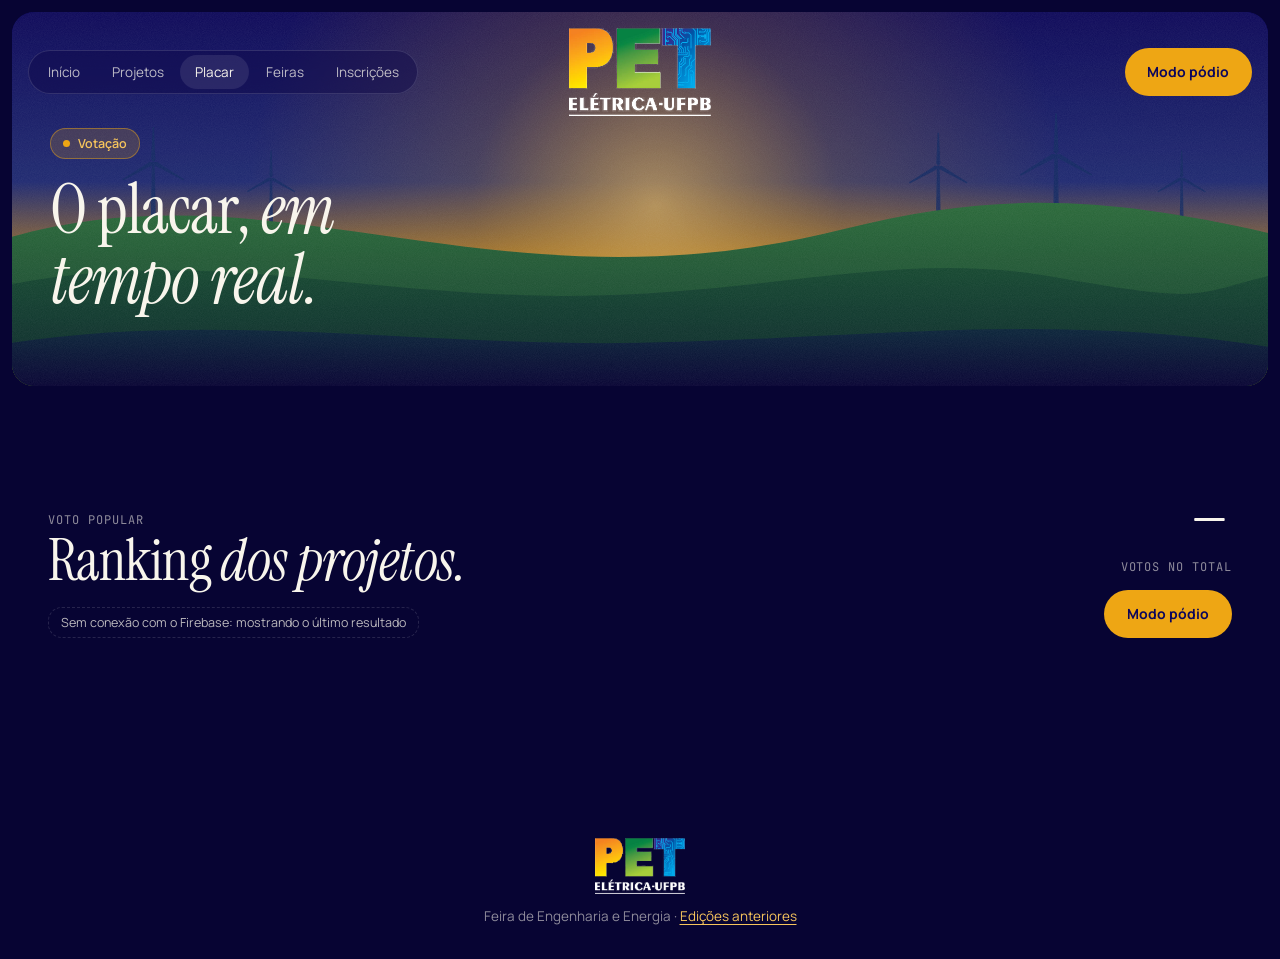
<file: placar.html>
<!doctype html>
<html lang="pt-BR">
<head>
  <meta charset="utf-8">
  <meta name="viewport" content="width=device-width, initial-scale=1">
  <title>Placar | PET Elétrica</title>
  <meta name="description" content="Placar em tempo real da votação popular da Feira de Engenharia e Energia.">
  <link rel="preconnect" href="https://fonts.googleapis.com">
  <link rel="preconnect" href="https://fonts.gstatic.com" crossorigin>
  <link href="https://fonts.googleapis.com/css2?family=Instrument+Serif:ital@0;1&family=JetBrains+Mono:wght@400;500&family=Manrope:wght@400;500;600;700;800&display=swap" rel="stylesheet">
  <link rel="stylesheet" href="css/style.css?v=20261128e">
</head>
<body>
  <div class="hero-moldura">
    <header class="hero hero-curto">
      <img class="hero-cena" src="img/cena.svg" alt="">

      <nav class="nav" aria-label="Principal">
        <div class="nav-links">
          <a href="index.html">Início</a>
          <a href="projetos.html">Projetos</a>
          <a href="placar.html" aria-current="page">Placar</a>
          <a href="feiras.html">Feiras</a>
          <a href="inscricoes.html">Inscrições</a>
        </div>
        <a class="marca" href="index.html">
          <img src="img/logo-pet-compacto.png" alt="PET Elétrica UFPB">
        </a>
        <div class="nav-acoes">
          <a class="btn btn-amber nav-acao nav-podio" href="podio.html">Modo pódio</a>
        </div>
      </nav>

      <div class="hero-feiras">
        <span class="etiqueta" id="etiqueta"><span class="ponto-vivo"></span><span id="etiqueta-texto">Votação</span></span>
        <h1>O placar, <em>em tempo real.</em></h1>
      </div>
    </header>
  </div>

  <main class="secao secao-placar" id="placar">
    <div class="placar-topo">
      <div>
        <p class="rotulo">Voto popular</p>
        <h2 class="titulo-secao">Ranking <em>dos projetos.</em></h2>
        <p class="aviso-demo" id="aviso-placar" hidden>Sem conexão com o Firebase: mostrando o último resultado</p>
      </div>
      <div class="total">
        <b id="total-votos">–</b>
        <span class="rotulo">votos no total</span>
        <a class="btn btn-amber" href="podio.html">Modo pódio</a>
      </div>
    </div>
    <div class="placar-corpo">
      <div class="ranking-caixa" id="ranking-caixa">
        <ol class="ranking" id="ranking"></ol>
        <button class="ver-mais" id="ver-mais" type="button" aria-controls="ranking" aria-expanded="false" hidden>
          <span id="ver-mais-texto">Ver mais</span>
          <svg viewBox="0 0 24 24" aria-hidden="true"><path d="m6 9 6 6 6-6"/></svg>
        </button>
      </div>
      <aside class="urnas" id="urnas" aria-label="Situação das urnas"></aside>
    </div>
  </main>

  <footer class="rodape">
    <span class="marca">
      <img src="img/logo-pet-compacto.png" alt="PET Elétrica UFPB">
    </span>
    <span>Feira de Engenharia e Energia · <a class="link" href="feiras.html">Edições anteriores</a></span>
  </footer>

  <script src="js/data.js?v=20261128e"></script>
  <script src="js/api.js?v=20261128e"></script>
  <script src="js/placar.js?v=20261128e"></script>
</body>
</html>
</file>
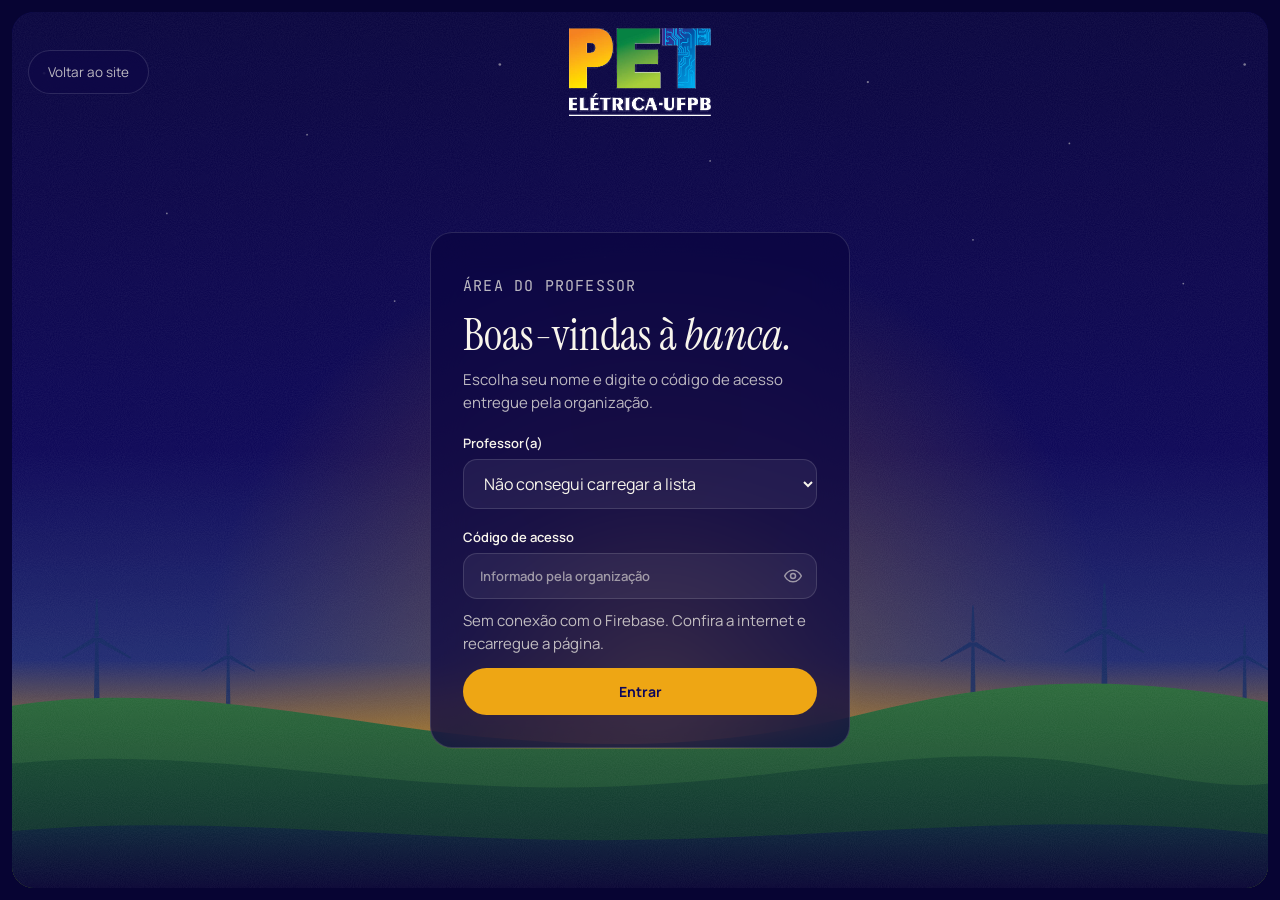
<file: professores.html>
<!doctype html>
<html lang="pt-BR">
<head>
  <meta charset="utf-8">
  <meta name="viewport" content="width=device-width, initial-scale=1">
  <title>Área do Professor | PET Elétrica</title>
  <link rel="preconnect" href="https://fonts.googleapis.com">
  <link rel="preconnect" href="https://fonts.gstatic.com" crossorigin>
  <link href="https://fonts.googleapis.com/css2?family=Instrument+Serif:ital@0;1&family=JetBrains+Mono:wght@400;500&family=Manrope:wght@400;500;600;700;800&display=swap" rel="stylesheet">
  <link rel="stylesheet" href="css/style.css?v=20261128e">
</head>
<body>
  <div class="login" id="tela-login">
    <div class="login-palco">
      <img class="hero-cena" src="img/cena.svg" alt="">
      <nav class="nav" aria-label="Principal">
        <div class="nav-links"><a href="index.html">Voltar ao site</a></div>
        <a class="marca" href="index.html">
          <img src="img/logo-pet-compacto.png" alt="PET Elétrica UFPB">
        </a>
      </nav>

      <form class="login-cartao" id="form-login">
        <p class="rotulo">Área do professor</p>
        <h1>Boas-vindas à <em>banca.</em></h1>
        <p>Escolha seu nome e digite o código de acesso entregue pela organização.</p>
        <label class="campo">
          <span>Professor(a)</span>
          <select id="login-nome" required>
            <option value="">Carregando…</option>
          </select>
        </label>
        <label class="campo">
          <span>Código de acesso</span>
          <input id="login-codigo" type="password" autocomplete="off" required placeholder="Informado pela organização">
        </label>
        <p class="login-erro" id="login-erro" role="alert"></p>
        <button class="btn btn-amber" id="login-entrar" type="submit">Entrar</button>
      </form>
    </div>
  </div>

  <div id="tela-painel" hidden>
    <header class="painel-topo">
      <a class="marca" href="index.html">
        <img src="img/logo-pet-compacto.png" alt="PET Elétrica UFPB">
      </a>
      <div class="painel-usuario">
        <span id="painel-nome"></span>
        <button class="btn btn-vidro" id="sair">Sair</button>
      </div>
    </header>

    <div class="painel">
      <aside class="lateral">
        <div class="progresso">
          <b id="progresso-num"></b><span id="progresso-txt"></span>
          <div class="barra"><i id="progresso-barra" style="width:0"></i></div>
        </div>
        <div class="filtros-disciplina" id="filtro-disciplina" role="group" aria-label="Filtrar por disciplina"></div>
        <ul class="lista-projetos" id="lista"></ul>
      </aside>

      <main class="ficha" id="ficha">
        <div class="ficha-cabeca">
          <p class="disciplina-tag" id="ficha-disciplina" hidden></p>
          <p class="rotulo" id="ficha-meta"></p>
          <h1 id="ficha-nome"></h1>
          <p id="ficha-resumo"></p>
        </div>
        <form class="ficha-corpo" id="form-nota" novalidate>
          <div id="criterios"></div>
          <label class="campo">
            <span>Comentário para a equipe (opcional)</span>
            <textarea id="comentario" maxlength="600" placeholder="Pontos fortes e o que pode melhorar"></textarea>
          </label>
          <div class="ficha-rodape">
            <div class="media">
              <b id="media">–</b>
              <span id="media-txt">Escolha uma nota em cada critério</span>
            </div>
            <div class="ficha-acoes">
              <button class="btn btn-amber" type="submit" id="salvar" disabled>Salvar e ir para o próximo</button>
            </div>
          </div>
          <p class="feedback" id="feedback" role="status"></p>
        </form>
      </main>
    </div>
  </div>

  <script src="js/data.js?v=20261128e"></script>
  <script src="js/api.js?v=20261128e"></script>
  <script src="js/senha.js?v=20261128e"></script>
  <script src="js/professores.js?v=20261128e"></script>
</body>
</html>
</file>
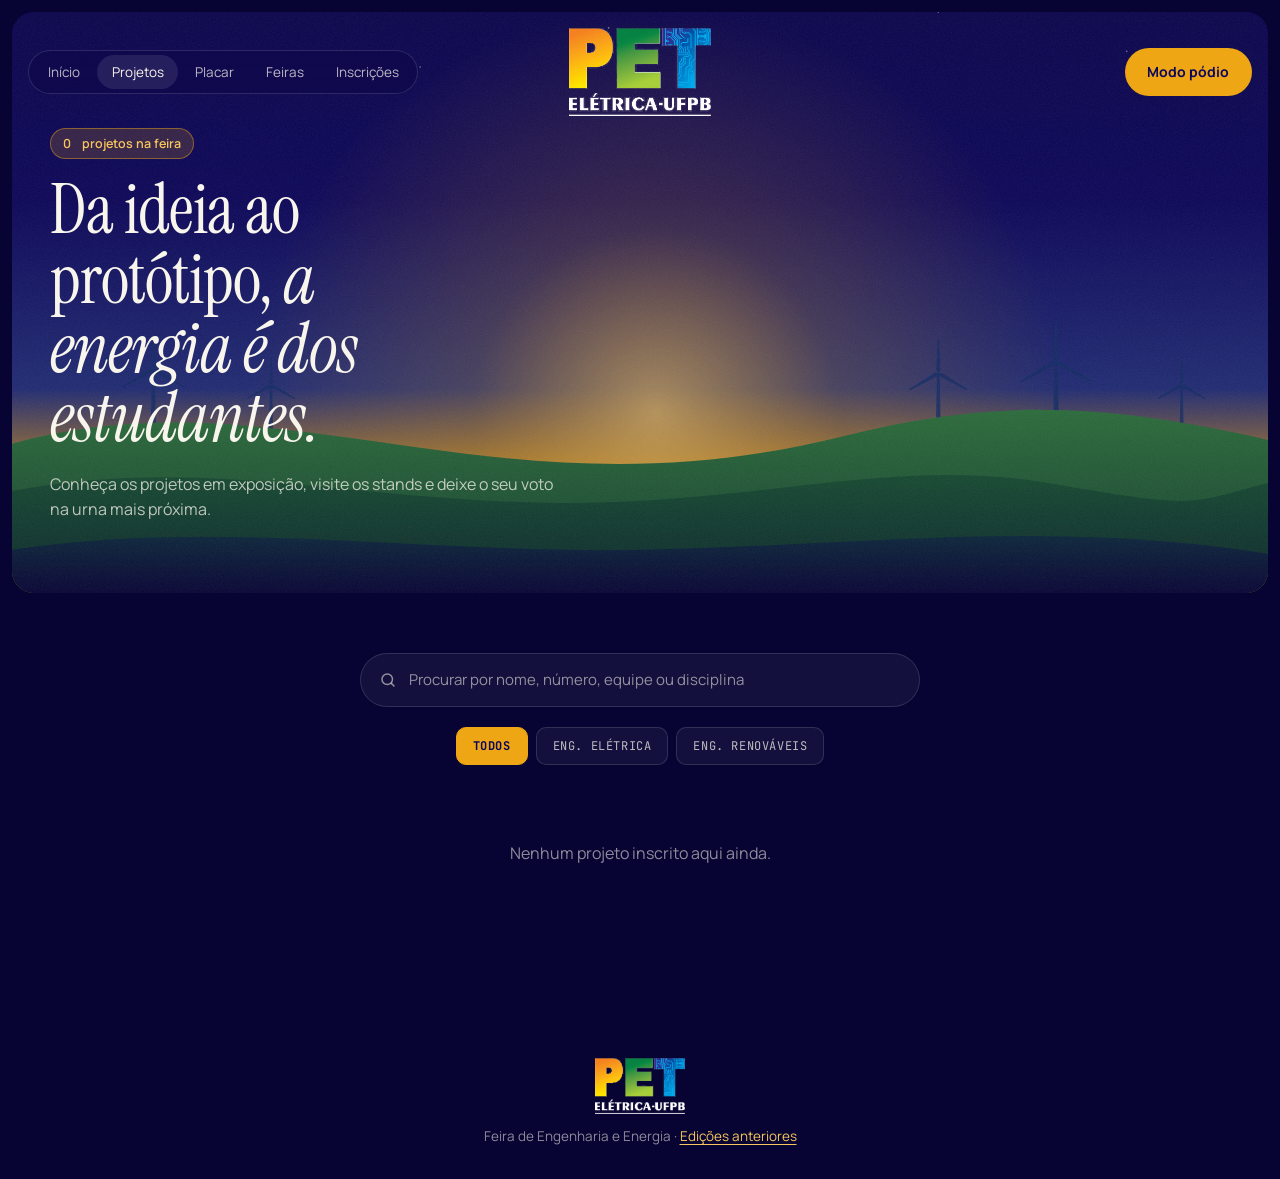
<file: projetos.html>
<!doctype html>
<html lang="pt-BR">
<head>
  <meta charset="utf-8">
  <meta name="viewport" content="width=device-width, initial-scale=1">
  <title>Projetos | PET Elétrica</title>
  <meta name="description" content="Projetos em exposição na Feira de Engenharia e Energia, promovida pelo PET Elétrica.">
  <link rel="preconnect" href="https://fonts.googleapis.com">
  <link rel="preconnect" href="https://fonts.gstatic.com" crossorigin>
  <link href="https://fonts.googleapis.com/css2?family=Instrument+Serif:ital@0;1&family=JetBrains+Mono:wght@400;500&family=Manrope:wght@400;500;600;700;800&display=swap" rel="stylesheet">
  <link rel="stylesheet" href="css/style.css?v=20261128e">
</head>
<body>
  <div class="hero-moldura">
    <header class="hero hero-curto">
      <img class="hero-cena" src="img/cena.svg" alt="">

      <nav class="nav" aria-label="Principal">
        <div class="nav-links">
          <a href="index.html">Início</a>
          <a href="projetos.html" aria-current="page">Projetos</a>
          <a href="placar.html">Placar</a>
          <a href="feiras.html">Feiras</a>
          <a href="inscricoes.html">Inscrições</a>
        </div>
        <a class="marca" href="index.html">
          <img src="img/logo-pet-compacto.png" alt="PET Elétrica UFPB">
        </a>
        <div class="nav-acoes">
          <a class="btn btn-amber nav-acao nav-podio" href="podio.html">Modo pódio</a>
        </div>
      </nav>

      <div class="hero-feiras">
        <span class="etiqueta"><span id="qtd-projetos">–</span>&nbsp;projetos na feira</span>
        <h1>Da ideia ao protótipo, <em>a energia é dos estudantes.</em></h1>
        <p>Conheça os projetos em exposição, visite os stands e deixe o seu voto na urna mais próxima.</p>
      </div>
    </header>
  </div>

  <main class="secao secao-projetos" id="projetos">
    <label class="busca-projetos">
      <svg viewBox="0 0 24 24" aria-hidden="true"><circle cx="11" cy="11" r="7"/><path d="m20 20-3.5-3.5"/></svg>
      <input type="search" id="busca" placeholder="Procurar por nome, número, equipe ou disciplina" aria-label="Procurar projeto" autocomplete="off">
    </label>
    <div class="filtros" id="filtros" role="group" aria-label="Filtrar projetos por categoria"></div>
    <div class="grade-projetos" id="grade"></div>
  </main>

  <footer class="rodape">
    <span class="marca">
      <img src="img/logo-pet-compacto.png" alt="PET Elétrica UFPB">
    </span>
    <span>Feira de Engenharia e Energia · <a class="link" href="feiras.html">Edições anteriores</a></span>
  </footer>

  <dialog id="modal">
    <div class="cartao modal-capa" id="modal-capa"><div class="cartao-arte" id="modal-arte"></div></div>
    <button class="fechar" id="modal-fechar" aria-label="Fechar">×</button>
    <div class="modal-corpo">
      <p class="rotulo" id="modal-cat"></p>
      <h3 id="modal-nome"></h3>
      <p id="modal-resumo"></p>
      <p class="modal-voto" id="modal-voto"></p>
      <div class="modal-meta" id="modal-meta"></div>
    </div>
  </dialog>

  <script src="js/data.js?v=20261128e"></script>
  <script src="js/api.js?v=20261128e"></script>
  <script src="js/artes.js?v=20261128e"></script>
  <script src="js/projetos.js?v=20261128e"></script>
</body>
</html>
</file>
<file: css/style.css>
/* Paleta do PET: amber #EEA614, green #469A45, navy #0C065C */
:root {
  --amber: #eea614;
  --amber-claro: #f7c55c;
  --green: #469a45;
  --green-claro: #86d184;
  --navy: #0c065c;

  --fundo: #070433;
  --fundo-2: #0c0848;
  --superficie: rgba(255, 255, 255, 0.05);
  --superficie-forte: rgba(255, 255, 255, 0.09);
  --borda: rgba(255, 255, 255, 0.13);
  --vidro: rgba(12, 6, 70, 0.42);

  --tinta: #f8f5ec;
  --tinta-2: rgba(248, 245, 236, 0.74);
  --tinta-3: rgba(248, 245, 236, 0.56);

  --serif: "Instrument Serif", Georgia, serif;
  --sans: "Manrope", system-ui, sans-serif;
  --mono: "JetBrains Mono", ui-monospace, monospace;

  --raio: 22px;
  --gutter: clamp(16px, 4vw, 48px);
}

* { box-sizing: border-box; margin: 0; }
html { scroll-behavior: smooth; scroll-padding-top: 24px; }
body {
  background: var(--fundo);
  color: var(--tinta);
  font-family: var(--sans);
  font-size: 16px;
  line-height: 1.55;
  -webkit-font-smoothing: antialiased;
}
button, input, select, textarea { font: inherit; color: inherit; }
button { cursor: pointer; }
a { color: inherit; text-decoration: none; }
:focus-visible { outline: 2px solid var(--amber); outline-offset: 3px; }
em { font-family: var(--serif); font-style: italic; }
[hidden] { display: none !important; }

/* Botões */
.btn {
  display: inline-flex; align-items: center; justify-content: center; gap: 8px;
  padding: 12px 22px; border-radius: 999px; border: 1px solid transparent;
  font-size: 14px; font-weight: 700; white-space: nowrap;
  transition: transform .15s ease, background .15s ease;
}
.btn:hover { transform: translateY(-1px); }
.btn:active { transform: translateY(0); }
.btn-amber { background: var(--amber); color: var(--navy); }
.btn-amber:hover { background: var(--amber-claro); }
.btn-claro { background: var(--tinta); color: var(--navy); }
.btn-vidro { background: var(--vidro); border-color: var(--borda); color: var(--tinta); backdrop-filter: blur(14px); }
.btn-vidro:hover { background: var(--superficie-forte); }
.btn:disabled { opacity: .5; cursor: not-allowed; transform: none; }

/* Marca */
.marca { display: inline-flex; align-items: center; gap: 9px; font-weight: 800; letter-spacing: -.01em; font-size: 17px; }
.marca img { display: block; height: 88px; width: auto; }
.nav .marca { justify-self: center; }
.painel-topo .marca img { height: 50px; }
.rodape .marca img { height: 56px; }

/* Navegação */
.nav {
  position: absolute; inset: 16px 16px auto; z-index: 5;
  display: grid; grid-template-columns: 1fr auto 1fr; align-items: center; gap: 12px;
}
.nav-links {
  justify-self: start; display: flex; gap: 2px; padding: 4px;
  background: var(--vidro); border: 1px solid var(--borda); border-radius: 999px; backdrop-filter: blur(14px);
}
.nav-links a { padding: 7px 15px; border-radius: 999px; font-size: 13.5px; color: var(--tinta-2); transition: background .15s, color .15s; }
.nav-links a:hover { color: var(--tinta); background: var(--superficie-forte); }
.nav-links a[aria-current] { color: var(--tinta); background: var(--superficie-forte); }
.nav-acoes { justify-self: end; display: flex; align-items: flex-start; gap: 8px; }
.nav-areas { display: flex; flex-direction: column; gap: 6px; }

/* Hero */
.hero-moldura { padding: 12px; }
.hero {
  position: relative; overflow: hidden; isolation: isolate;
  min-height: min(860px, calc(100svh - 24px));
  border-radius: var(--raio);
  background: var(--navy);
  display: grid; grid-template-columns: minmax(0, 1fr) 190px; align-items: stretch;
  padding: 116px clamp(20px, 3vw, 40px) clamp(20px, 3vw, 36px);
  gap: 24px;
}
.hero-cena { position: absolute; inset: 0; z-index: -1; width: 100%; height: 100%; object-fit: cover; object-position: center bottom; }
.hero-esq { display: flex; flex-direction: column; justify-content: space-between; gap: 40px; position: relative; z-index: 2; }
.etiqueta {
  display: inline-flex; align-items: center; gap: 8px; width: fit-content;
  padding: 5px 12px; border-radius: 999px;
  background: rgba(238, 166, 20, .18); border: 1px solid rgba(238, 166, 20, .45);
  color: var(--amber-claro); font-size: 12.5px; font-weight: 600;
}
.etiqueta.encerrada .ponto-vivo { animation: none; background: var(--tinta-3); }
.ponto-vivo { width: 7px; height: 7px; border-radius: 50%; background: var(--amber); animation: pulso 1.8s ease-out infinite; }
@keyframes pulso {
  0% { box-shadow: 0 0 0 0 rgba(238, 166, 20, .6); }
  100% { box-shadow: 0 0 0 9px rgba(238, 166, 20, 0); }
}
.hero h1 {
  margin-top: 16px;
  font-family: var(--serif); font-weight: 400;
  font-size: clamp(46px, 5.4vw, 84px); line-height: 1; letter-spacing: -.015em;
  max-width: 6.2em;
}
.rabisco { display: block; width: clamp(130px, 15vw, 220px); height: auto; margin-top: 10px; color: var(--amber); }
.hero-rodape p { max-width: 34ch; color: var(--tinta-2); margin-bottom: 18px; font-size: 15px; }
.hero-botoes { display: grid; grid-template-columns: repeat(2, max-content); gap: 10px; }
.hero-botoes .hero-edicoes { grid-column: 2; grid-row: 2; }
.hero-botoes .hero-avaliacao { grid-column: 1; grid-row: 2; }
@media (max-width: 420px) {
  .hero-botoes { grid-template-columns: minmax(0, 1fr); }
  .hero-botoes .hero-edicoes, .hero-botoes .hero-avaliacao { grid-column: auto; grid-row: auto; }
}

.ilustracao {
  position: absolute; z-index: 1; left: 50%; bottom: 3%;
  width: min(56%, 780px); max-height: 88%; transform: translateX(-50%);
  color: var(--tinta); pointer-events: none;
}
.ilustracao .traco { fill: none; stroke: currentColor; stroke-width: 2.6; stroke-linecap: round; stroke-linejoin: round; }
.ilustracao .desenha { stroke-dasharray: 1; stroke-dashoffset: 1; animation: desenhar 1.9s cubic-bezier(.5, 0, .2, 1) both; }
.ilustracao .acento { stroke: var(--amber); }
.ilustracao .acento-v { stroke: var(--green-claro); }
.ilustracao .pas { animation: girar 9s linear infinite; }
.ilustracao .pas.lenta { animation-duration: 13s; }
.ilustracao .brilho { animation: brilho 3.2s ease-in-out infinite; }
@keyframes desenhar { from { opacity: 0; } 6% { opacity: 1; } to { stroke-dashoffset: 0; opacity: 1; } }
@keyframes girar { to { transform: rotate(360deg); } }
@keyframes brilho { 50% { opacity: .35; } }

.hero-stats {
  position: relative; z-index: 2; align-self: center; justify-self: end; width: 100%;
  display: flex; flex-direction: column;
}
.stat {
  padding: 22px 12px; text-align: center;
  border-top: 1px solid var(--borda);
}
.stat:first-child { border-top: 0; }
.stat:last-child {
  background: var(--vidro); border: 1px solid var(--borda); border-radius: 16px; backdrop-filter: blur(14px);
}
.stat b { display: block; font-family: var(--serif); font-weight: 400; font-size: 42px; line-height: 1.1; font-variant-numeric: tabular-nums; }
.stat span { font-size: 13px; color: var(--tinta-2); }

/* Seções */
.secao { padding: clamp(72px, 10vw, 128px) var(--gutter); max-width: 1320px; margin-inline: auto; }
.chamada { text-align: center; max-width: 660px; margin-inline: auto; }
.chamada h2, .titulo-secao {
  font-family: var(--serif); font-weight: 400;
  font-size: clamp(36px, 4.6vw, 58px); line-height: 1.08; letter-spacing: -.01em;
}
.chamada h2 span { color: var(--tinta-3); }
.chamada p { margin-top: 20px; color: var(--tinta-2); }
.rotulo { font-family: var(--mono); font-size: 12px; letter-spacing: .08em; text-transform: uppercase; color: var(--tinta-3); }

/* Filtros */
.filtros { display: flex; flex-wrap: wrap; justify-content: center; gap: 8px; margin-top: 48px; }
.filtro {
  display: inline-flex; align-items: center; gap: 8px;
  padding: 9px 16px; border-radius: 10px;
  background: var(--superficie); border: 1px solid var(--borda); color: var(--tinta-2);
  font-family: var(--mono); font-size: 12px; letter-spacing: .05em; text-transform: uppercase;
  transition: background .15s, color .15s;
}
.filtro:hover { color: var(--tinta); background: var(--superficie-forte); }
.filtro[aria-pressed="true"] { background: var(--amber); border-color: var(--amber); color: var(--navy); font-weight: 700; }

/* Cartões de projeto */
.grade-projetos { display: grid; grid-template-columns: repeat(auto-fill, minmax(270px, 1fr)); gap: 16px; margin-top: 36px; }
.cartao {
  position: relative; display: block; width: 100%; padding: 0; text-align: left;
  aspect-ratio: 4 / 5; overflow: hidden; border-radius: 20px; border: 1px solid var(--borda);
  background: var(--navy); isolation: isolate;
  transition: transform .25s ease;
}
.cartao:hover { transform: translateY(-4px); }
.cartao[data-cor="amber"] { background: linear-gradient(165deg, #f4b83d, #c97f06); --traco: #0c065c; }
.cartao[data-cor="green"] { background: linear-gradient(165deg, #55ad54, #2a6f2f); --traco: #f8f5ec; }
.cartao[data-cor="navy"]  { background: linear-gradient(165deg, #241a94, #0c065c); --traco: #f8f5ec; }
.cartao-arte { position: absolute; inset: 12% 10% 26%; color: var(--traco); transition: transform .35s ease; }
.cartao:hover .cartao-arte { transform: scale(1.05); }
.cartao-arte svg { width: 100%; height: 100%; fill: none; stroke: currentColor; stroke-width: 2.4; stroke-linecap: round; stroke-linejoin: round; }
.cartao-topo { position: absolute; inset: 12px 12px auto; display: flex; justify-content: space-between; align-items: center; }
.chip {
  padding: 5px 11px; border-radius: 999px; background: rgba(7, 4, 51, .62); color: var(--tinta);
  font-family: var(--mono); font-size: 11px; letter-spacing: .05em; text-transform: uppercase; backdrop-filter: blur(8px);
}
.mais {
  width: 34px; height: 34px; border-radius: 50%; background: var(--tinta); color: var(--navy);
  display: grid; place-items: center; font-size: 20px; line-height: 1; transition: rotate .25s ease;
}
.cartao:hover .mais { rotate: 90deg; }
.cartao-info {
  position: absolute; inset: auto 0 0; padding: 48px 18px 18px; color: var(--tinta);
  background: linear-gradient(to top, rgba(7, 4, 51, .92) 30%, rgba(7, 4, 51, 0));
}
.cartao-info h3 { font-family: var(--serif); font-weight: 400; font-size: 25px; line-height: 1.12; }
.cartao-info small { display: block; margin-top: 5px; color: var(--tinta-2); font-size: 13px; }

.grade-vazia { grid-column: 1 / -1; padding: 40px 16px; text-align: center; color: var(--tinta-3); }

/* Placar */
.placar-topo { display: flex; flex-wrap: wrap; justify-content: space-between; align-items: end; gap: 20px; }
.placar-topo .sub { color: var(--tinta-2); margin-top: 10px; max-width: 48ch; }
.total b { display: block; font-family: var(--serif); font-weight: 400; font-size: clamp(56px, 7vw, 88px); line-height: 1; text-align: right; font-variant-numeric: tabular-nums; }
.total span { display: block; text-align: right; }
.total { display: flex; flex-direction: column; align-items: flex-end; }
.total .btn { margin-top: 14px; }
.aviso-demo {
  display: inline-flex; align-items: center; gap: 8px; margin-top: 14px; padding: 5px 12px; border-radius: 14px;
  border: 1px dashed var(--borda); color: var(--tinta-2); font-size: 12.5px;
}
.placar-corpo { display: grid; grid-template-columns: minmax(0, 1fr) 300px; gap: clamp(24px, 4vw, 56px); margin-top: 48px; }

.ranking { list-style: none; padding: 0; position: relative; }
.linha {
  display: grid; grid-template-columns: 30px minmax(0, 1fr) auto; column-gap: 12px; row-gap: 7px; align-items: baseline;
  padding: 12px 8px; border-radius: 10px; transition: background .15s;
}
.linha:hover { background: var(--superficie); }
.linha-pos { font-family: var(--mono); font-size: 13px; color: var(--tinta-3); }
.linha-nome { font-weight: 600; font-size: 15px; overflow: hidden; text-overflow: ellipsis; white-space: nowrap; }
.linha-valor { font-weight: 700; font-variant-numeric: tabular-nums; }
.linha-valor small { font-weight: 500; color: var(--tinta-3); margin-left: 8px; }
.barra { grid-column: 2 / -1; height: 8px; border-radius: 4px; background: var(--superficie); overflow: hidden; }
.barra i { display: block; height: 100%; border-radius: 0 4px 4px 0; background: var(--amber); transition: width .7s cubic-bezier(.2, .7, .2, 1); }
.linha.subiu .linha-valor { animation: piscar .9s ease; }
@keyframes piscar { 30% { color: var(--amber-claro); } }

/* Ver mais do placar: as posições 6 e 7 aparecem embaçadas sob um degradê */
.ranking-caixa { position: relative; }
.ranking-caixa.recolhido .linha:nth-child(n+8) { display: none; }
/* Durante a animação as linhas de baixo continuam no lugar e somem sob o degradê */
.ranking-caixa.animando .linha:nth-child(n+8) { display: grid; }
.ranking-caixa .linha { transition: background .15s, filter .5s ease, opacity .5s ease; }
.ranking-caixa.recolhido .linha:nth-child(n+6) { filter: blur(3px); opacity: .55; pointer-events: none; user-select: none; }
.ranking-caixa.recolhido .linha:nth-child(7) { opacity: .3; }
.ver-mais {
  display: flex; flex-direction: column; align-items: center; justify-content: flex-end; gap: 2px;
  width: 100%; padding: 14px 0 4px; border: 0; background: none; cursor: pointer;
  color: var(--amber-claro); font-family: var(--mono); font-size: 12.5px; letter-spacing: .08em; text-transform: uppercase;
}
.ver-mais[hidden] { display: none; }
.ver-mais svg { width: 20px; height: 20px; fill: none; stroke: currentColor; stroke-width: 2; stroke-linecap: round; stroke-linejoin: round; transition: transform .25s; }
.ver-mais:hover { color: var(--amber); }
.ver-mais[aria-expanded="true"] svg { transform: rotate(180deg); }
.ranking-caixa.recolhido .ver-mais {
  position: absolute; inset: auto 0 0; height: 150px; padding-bottom: 10px;
  background: linear-gradient(to bottom, rgba(7, 4, 51, 0), rgba(7, 4, 51, .7) 45%, var(--fundo) 85%);
  -webkit-backdrop-filter: blur(2px); backdrop-filter: blur(2px);
  -webkit-mask-image: linear-gradient(to bottom, transparent, #000 35%); mask-image: linear-gradient(to bottom, transparent, #000 35%);
}
.ranking-caixa.recolhido .ver-mais:hover svg { animation: quicar .8s ease infinite; }
@keyframes quicar { 50% { transform: translateY(3px); } }

.urnas { display: flex; flex-direction: column; gap: 10px; }
.urnas h3 { margin-bottom: 4px; }
.urna {
  display: flex; align-items: center; justify-content: space-between; gap: 12px;
  padding: 14px 16px; border-radius: 14px; background: var(--superficie); border: 1px solid var(--borda);
}
.urna strong { display: block; font-size: 14.5px; }
.urna small { color: var(--tinta-3); font-size: 12.5px; }
.urna-num { text-align: right; font-weight: 700; font-variant-numeric: tabular-nums; }
.status { display: inline-flex; align-items: center; gap: 6px; font-weight: 500; font-size: 12px; color: var(--green-claro); }
.status::before { content: ""; width: 6px; height: 6px; border-radius: 50%; background: currentColor; }
.status.off { color: var(--tinta-3); }
.status.off::before { background: none; border: 1.5px solid currentColor; }

/* Rodapé */
.rodape {
  display: flex; flex-direction: column; align-items: center; gap: 12px; text-align: center;
  padding: 24px var(--gutter) 32px; color: var(--tinta-3); font-size: 13.5px;
  max-width: 1320px; margin-inline: auto;
}

/* Modal de projeto */
dialog {
  width: min(560px, calc(100vw - 32px)); margin: auto; padding: 0; border: 1px solid var(--borda); border-radius: var(--raio);
  background: var(--fundo-2); color: var(--tinta);
}
dialog::backdrop { background: rgba(4, 2, 30, .72); backdrop-filter: blur(6px); }
.modal-capa { height: 200px; position: relative; display: block; border-radius: 0; border: 0; aspect-ratio: auto; }
.modal-capa .cartao-arte { inset: 12% 25%; }
.modal-corpo { padding: 24px; }
.modal-corpo h3 { font-family: var(--serif); font-weight: 400; font-size: 32px; line-height: 1.1; margin-top: 8px; }
.modal-corpo p { margin-top: 12px; color: var(--tinta-2); }
.modal-corpo .modal-voto { color: var(--amber-claro); font-weight: 600; font-size: 15px; }
.modal-meta { display: flex; flex-wrap: wrap; gap: 8px; margin-top: 16px; }
.modal-meta span { padding: 5px 12px; border: 1px solid var(--borda); border-radius: 999px; font-size: 13px; color: var(--tinta-2); }
.fechar {
  position: absolute; top: 12px; right: 12px; width: 36px; height: 36px; border-radius: 50%; border: 0;
  background: var(--tinta); color: var(--navy); font-size: 18px; line-height: 1;
}

/* Área do professor: login */
.login { min-height: 100svh; padding: 12px; display: grid; }
.login-palco {
  position: relative; overflow: hidden; isolation: isolate; border-radius: var(--raio); background: var(--navy);
  display: grid; place-items: center; padding: 112px 16px 32px;
}
.login-cartao {
  width: min(420px, 100%); padding: 32px; border-radius: var(--raio);
  background: rgba(10, 5, 64, .72); border: 1px solid var(--borda); backdrop-filter: blur(18px);
}
.login-cartao h1 { font-family: var(--serif); font-weight: 400; font-size: 44px; line-height: 1.05; margin-top: 14px; }
.login-cartao > p { color: var(--tinta-2); margin-top: 10px; font-size: 15px; }
.campo { display: block; margin-top: 18px; }
.campo > span { display: block; font-size: 13px; font-weight: 600; margin-bottom: 6px; }
.campo input, .campo select, .campo textarea {
  width: 100%; padding: 12px 16px; border-radius: 14px; border: 1px solid var(--borda);
  background: rgba(255, 255, 255, .06);
}
.campo input::placeholder, .campo textarea::placeholder { color: var(--tinta-3); }
.campo select option { background: var(--fundo-2); }
.campo textarea { resize: vertical; min-height: 92px; }
.campo-sufixo { position: relative; display: block; }
.campo-sufixo input { padding-right: 44px; }
.campo-sufixo b { position: absolute; right: 12px; top: 50%; transform: translateY(-50%); min-width: 24px; padding: 2px 6px; border-radius: 6px; background: rgba(238, 166, 20, .16); color: var(--amber-claro); font-size: 13px; text-align: center; pointer-events: none; }
.campo-sufixo b[hidden] { display: none; }
.campo-dica { display: block; margin-top: 5px; font-size: 12px; line-height: 1.4; color: var(--tinta-3); }
.login-cartao .btn { width: 100%; margin-top: 22px; }
.nota-demo { margin-top: 14px; font-size: 12.5px; color: var(--tinta-3); text-align: center; }

/* Área do professor: painel */
.painel-topo {
  position: sticky; top: 0; z-index: 10;
  display: flex; align-items: center; justify-content: space-between; gap: 16px;
  padding: 12px var(--gutter); background: rgba(7, 4, 51, .86); backdrop-filter: blur(14px);
  border-bottom: 1px solid var(--borda);
}
.painel-usuario { display: flex; align-items: center; gap: 12px; font-size: 14px; color: var(--tinta-2); }
.painel-usuario .btn { padding: 8px 14px; font-size: 13px; }
.painel { display: grid; grid-template-columns: 340px minmax(0, 1fr); gap: 24px; padding: 24px var(--gutter) 64px; max-width: 1320px; margin-inline: auto; align-items: start; }
.lateral { position: sticky; top: 84px; max-height: calc(100vh - 108px); display: flex; flex-direction: column; min-height: 0; }
.progresso { padding: 18px; border-radius: 16px; background: var(--superficie); border: 1px solid var(--borda); }
.progresso b { font-family: var(--serif); font-weight: 400; font-size: 34px; line-height: 1; }
.progresso span { color: var(--tinta-2); font-size: 14px; margin-left: 6px; }
.progresso .barra { margin-top: 12px; }
.progresso .barra i { background: var(--green-claro); }
.lista-projetos { list-style: none; padding: 0; margin-top: 12px; overflow-y: auto; display: flex; flex-direction: column; gap: 6px; }
.item-projeto {
  width: 100%; display: grid; grid-template-columns: 38px minmax(0, 1fr) auto; gap: 10px; align-items: center;
  padding: 10px 12px; border-radius: 12px; text-align: left;
  background: transparent; border: 1px solid transparent; transition: background .15s;
}
.item-projeto:hover { background: var(--superficie); }
.item-projeto[aria-current="true"] { background: var(--superficie-forte); border-color: var(--borda); }
.item-stand { font-family: var(--mono); font-size: 12px; color: var(--tinta-3); }
.item-stand.fixo { padding: 1px 5px; border-radius: 6px; border: 1px solid rgba(238, 166, 20, .7); color: var(--amber-claro); }
.prioridade-interruptor { margin-top: 18px; }
.item-nome { font-size: 14px; font-weight: 600; line-height: 1.3; }
.item-nota { font-weight: 700; font-size: 14px; color: var(--green-claro); font-variant-numeric: tabular-nums; }
.item-nota.pendente { font-weight: 500; font-size: 12px; color: var(--tinta-3); }

.ficha { scroll-margin-top: 84px; border-radius: var(--raio); background: var(--superficie); border: 1px solid var(--borda); overflow: hidden; }
.ficha-cabeca { padding: clamp(20px, 3vw, 32px); border-bottom: 1px solid var(--borda); }
.ficha-cabeca h1 { font-family: var(--serif); font-weight: 400; font-size: clamp(32px, 3.6vw, 46px); line-height: 1.08; margin-top: 8px; }
.ficha-cabeca p { color: var(--tinta-2); margin-top: 10px; max-width: 64ch; }
.ficha-corpo { padding: clamp(20px, 3vw, 32px); }
.criterio { padding: 18px 0; border-bottom: 1px solid var(--borda); }
.criterio:first-child { padding-top: 0; }
.criterio-topo { display: flex; justify-content: space-between; align-items: start; gap: 16px; }
.criterio-nome { font-weight: 700; }
.criterio-nome small { margin-left: 6px; font-family: var(--mono); font-weight: 400; font-size: 11.5px; color: var(--tinta-3); }
.criterio p { font-size: 13.5px; color: var(--tinta-3); margin-top: 2px; }
.criterio-valor {
  min-width: 64px; padding: 6px 8px; text-align: center; font-size: 18px; font-variant-numeric: tabular-nums;
  border-radius: 10px; border: 1px solid var(--borda); background: rgba(255, 255, 255, .06);
}
.criterio.vazio .criterio-valor { color: var(--tinta-3); font-weight: 500; }
.notas-botoes { display: grid; grid-template-columns: repeat(auto-fit, minmax(58px, 1fr)); gap: 8px; margin-top: 14px; }
.notas-botoes button {
  padding: 11px 6px; border-radius: 12px; border: 1px solid var(--borda); background: var(--superficie);
  font-weight: 700; font-size: 16px; font-variant-numeric: tabular-nums;
  transition: background .15s, border-color .15s, color .15s, transform .15s;
}
.notas-botoes button:hover { background: var(--superficie-forte); border-color: rgba(238, 166, 20, .55); }
.notas-botoes button:active { transform: scale(.96); }
.notas-botoes button[aria-checked="true"] { background: var(--amber); border-color: var(--amber); color: var(--navy); }

.ficha-rodape {
  display: flex; flex-wrap: wrap; align-items: center; justify-content: space-between; gap: 16px;
  margin-top: 24px; padding: 18px 20px; border-radius: 16px; background: var(--superficie);
}
.media b { font-family: var(--serif); font-weight: 400; font-size: 44px; line-height: 1; font-variant-numeric: tabular-nums; }
.media span { display: block; font-size: 13px; color: var(--tinta-2); }
.ficha-acoes { display: flex; flex-wrap: wrap; gap: 10px; }
.feedback { min-height: 22px; margin-top: 12px; font-size: 14px; color: var(--green-claro); }
.feedback.erro { color: var(--amber-claro); }

/* Área do petiano */
.novo-projeto { width: 100%; margin-top: 14px; }
.busca { margin-top: 12px; }
.busca input { padding: 10px 14px; }
.lateral .item-projeto:not(:has(.item-nota)) { grid-template-columns: 38px minmax(0, 1fr); }
.item-nome { display: block; }
.item-sub { display: block; margin-top: 1px; font-size: 12.5px; line-height: 1.3; color: var(--tinta-3); }
.urnas-ino { margin-top: 12px; padding: 14px; border-radius: 16px; background: var(--superficie); border: 1px solid var(--borda); }
.urnas-ino .btn { width: 100%; margin-top: 8px; padding: 10px 14px; font-size: 13px; }
.urna-situacao { display: block; margin-top: 4px; font-size: 12px; line-height: 1.3; color: var(--tinta-3); }
.urna-situacao.ok { color: var(--green-claro); }
.urna-situacao.alerta { color: var(--amber-claro); }
.lista-aviso { margin-top: 12px; padding: 10px 12px; border-radius: 12px; border: 1px dashed var(--amber); font-size: 13px; color: var(--amber-claro); }
.login-erro { min-height: 20px; margin-top: 12px; font-size: 13.5px; color: var(--amber-claro); }
.login-cartao .login-erro { margin-bottom: -10px; }
.login-erro.sucesso { color: var(--green-claro); }
.botao-texto {
  display: block; margin: 14px auto 0; padding: 4px 8px; border: 0; background: none;
  color: var(--tinta-2); font-size: 13.5px; text-decoration: underline; text-underline-offset: 3px;
}
.botao-texto:hover { color: var(--tinta); }
.botao-texto:disabled { opacity: .5; cursor: wait; }
.numero-urna { margin-top: 10px; color: var(--amber-claro); font-weight: 600; font-size: 15px; }
.lista-vazia { padding: 16px 12px; font-size: 14px; color: var(--tinta-3); }
.campo.primeiro { margin-top: 0; }
.campos-duplos { display: grid; grid-template-columns: repeat(2, minmax(0, 1fr)); column-gap: 16px; }
.contador { display: block; margin-top: 4px; text-align: right; font-size: 12px; color: var(--tinta-3); font-variant-numeric: tabular-nums; }
.ficha-rodape:has(#excluir[hidden]) { justify-content: flex-end; }
.confirmar { width: min(440px, calc(100vw - 32px)); padding: 24px; }
.confirmar h2 { font-family: var(--serif); font-weight: 400; font-size: 30px; line-height: 1.1; }
.confirmar p { margin: 10px 0 20px; color: var(--tinta-2); }
.confirmar ol { margin: 14px 0 0; padding-left: 20px; font-size: 13.5px; color: var(--tinta-2); }
.confirmar ol li { margin-top: 5px; }
.confirmar .campo small { display: block; margin-top: 4px; font-size: 12px; color: var(--tinta-3); }
.confirmar .ficha-acoes { margin-top: 20px; }
#baixar { width: min(520px, calc(100vw - 32px)); }
.confirmar .ficha-acoes { justify-content: flex-end; }

/* Mostrar senha */
.senha-caixa { position: relative; display: block; flex: 1; min-width: 0; }
.senha-caixa input { padding-right: 48px !important; }
.senha-ver {
  position: absolute; top: 50%; right: 6px; translate: 0 -50%;
  width: 36px; height: 36px; display: grid; place-items: center;
  border: 0; border-radius: 10px; background: transparent; color: var(--tinta-3);
  transition: color .15s, background .15s;
}
.senha-ver:hover { color: var(--tinta); background: var(--superficie-forte); }
.senha-ver[aria-pressed="true"] { color: var(--amber-claro); }
.senha-ver svg { width: 20px; height: 20px; fill: none; stroke: currentColor; stroke-width: 1.8; stroke-linecap: round; stroke-linejoin: round; }

/* Área do professor: disciplinas */
.filtros-disciplina { display: flex; flex-wrap: wrap; gap: 6px; margin-top: 12px; }
.filtros-disciplina:empty { display: none; }
.filtros-disciplina .filtro { padding: 7px 11px; font-size: 11px; border-radius: 9px; text-align: left; }
.filtros-disciplina .filtro small { font-size: 10.5px; opacity: .75; }
.grupo-disciplina {
  display: flex; justify-content: space-between; align-items: baseline; gap: 8px;
  margin-top: 10px; padding: 8px 12px 4px; border-top: 1px solid var(--borda);
  font-family: var(--mono); font-size: 11.5px; letter-spacing: .06em; text-transform: uppercase; color: var(--amber-claro);
}
.grupo-disciplina:first-child { margin-top: 0; border-top: 0; }
.grupo-disciplina small { color: var(--tinta-3); font-size: 11px; }
.disciplina-tag {
  display: inline-flex; margin: 0 0 10px !important; padding: 4px 12px; border-radius: 999px;
  background: rgba(70, 154, 69, .2); border: 1px solid rgba(134, 209, 132, .45);
  color: var(--green-claro) !important; font-size: 13px; font-weight: 700;
}

/* Área dos petianos: abas, professores e relatório */
.abas {
  display: flex; gap: 2px; padding: 4px; min-width: 0;
  background: var(--superficie); border: 1px solid var(--borda); border-radius: 999px;
  /* Sem espaço para todas: as abas rolam para o lado (arrastando), sem sair da caixa. */
  overflow-x: auto; overscroll-behavior-x: contain; scroll-behavior: smooth; scrollbar-width: none;
  -webkit-overflow-scrolling: touch;
}
.abas::-webkit-scrollbar { display: none; }
.abas .aba { flex: 0 0 auto; }
/* Esmaece a borda do lado onde há mais abas escondidas. */
.abas.mais-dir { -webkit-mask-image: linear-gradient(to right, #000 calc(100% - 36px), transparent); mask-image: linear-gradient(to right, #000 calc(100% - 36px), transparent); }
.abas.mais-esq { -webkit-mask-image: linear-gradient(to left, #000 calc(100% - 36px), transparent); mask-image: linear-gradient(to left, #000 calc(100% - 36px), transparent); }
.abas.mais-esq.mais-dir { -webkit-mask-image: linear-gradient(to right, transparent, #000 36px, #000 calc(100% - 36px), transparent); mask-image: linear-gradient(to right, transparent, #000 36px, #000 calc(100% - 36px), transparent); }
.abas.arrastando { cursor: grabbing; scroll-behavior: auto; user-select: none; }
.aba { padding: 8px 16px; border: 0; border-radius: 999px; background: transparent; color: var(--tinta-2); font-size: 13.5px; font-weight: 600; white-space: nowrap; }
.aba:hover { color: var(--tinta); background: var(--superficie-forte); }
.aba[aria-pressed="true"] { background: var(--amber); color: var(--navy); }
.relatorio { margin-top: 12px; padding: 14px; border-radius: 16px; background: var(--superficie); border: 1px solid var(--borda); }
.relatorio-num { margin-top: 6px; }
.relatorio-num b { font-family: var(--serif); font-weight: 400; font-size: 30px; line-height: 1; }
.relatorio-num span { margin-left: 6px; color: var(--tinta-2); font-size: 14px; }
.relatorio .barra { margin-top: 10px; }
.relatorio .barra i { background: var(--green-claro); }
.relatorio .btn { width: 100%; margin-top: 12px; padding: 10px 14px; font-size: 13px; }
.item-stand.ok { color: var(--green-claro); }
.campo-titulo { display: block; font-size: 13px; font-weight: 600; margin-bottom: 6px; }
.codigo-linha { display: flex; gap: 8px; }
.codigo-linha .btn { padding: 10px 16px; }
.visualmente-oculto { position: absolute !important; width: 1px; height: 1px; overflow: hidden; clip-path: inset(50%); white-space: nowrap; }
.atribuir { margin-top: 24px; }
.atribuir-topo { display: flex; justify-content: space-between; align-items: baseline; gap: 12px; }
.atribuir-topo small { color: var(--amber-claro); font-size: 13px; font-weight: 600; }
.atribuir .busca { margin-top: 4px; }
#atribuir-lista { margin-top: 12px; display: flex; flex-direction: column; gap: 12px; }
.grupo-atribuir { margin: 0; padding: 6px 8px 8px; border: 1px solid var(--borda); border-radius: 14px; background: rgba(255, 255, 255, .025); min-width: 0; }
.grupo-atribuir legend { display: flex; align-items: center; gap: 10px; padding: 0 6px; }
.grupo-atribuir legend small { color: var(--tinta-3); font-family: var(--mono); font-size: 11.5px; }
.marcar-grupo { display: inline-flex; align-items: center; gap: 8px; cursor: pointer; font-family: var(--mono); font-size: 12px; letter-spacing: .06em; text-transform: uppercase; color: var(--amber-claro); }
.item-atribuir {
  display: grid; grid-template-columns: auto 38px minmax(0, 1fr) auto; gap: 10px; align-items: center;
  padding: 8px 10px; border-radius: 10px; cursor: pointer; transition: background .15s;
}
.item-atribuir:hover { background: var(--superficie); }
.item-atribuir:has(input:checked) { background: rgba(238, 166, 20, .1); }
.item-atribuir-nome { font-size: 14px; font-weight: 600; line-height: 1.3; }
.item-atribuir-nome small { display: block; font-weight: 500; font-size: 12px; color: var(--tinta-3); }
.grupo-atribuir input[type="checkbox"] { width: 18px; height: 18px; accent-color: var(--amber); cursor: pointer; }
.grupo-atribuir legend { flex-wrap: wrap; }
.situacao-disciplina { padding: 2px 9px; border-radius: 999px; font-size: 11.5px; font-weight: 700; }
.situacao-disciplina.livre { background: rgba(70, 154, 69, .22); color: var(--green-claro); }
.situacao-disciplina.parcial { background: rgba(238, 166, 20, .16); color: var(--amber-claro); }
.situacao-disciplina.coberta { background: rgba(238, 166, 20, .28); color: var(--amber-claro); }
.grupo-atribuir.coberta { border-color: rgba(238, 166, 20, .45); }
.ja-avaliam { margin: 2px 6px 6px; font-size: 12.5px; color: var(--tinta-2); }
.ja-avaliam b { color: var(--amber-claro); font-weight: 700; }
.item-atribuir.tem-outro .item-atribuir-nome small { color: var(--amber-claro); }
.esconder-cobertas { margin-top: 10px; color: var(--tinta-2); }
.item-disciplinas { color: var(--amber-claro) !important; opacity: .85; }

/* Feiras anteriores */
.link { color: var(--amber-claro); text-decoration: underline; text-underline-offset: 3px; }
.link:hover { color: var(--amber); }
.hero.hero-curto { min-height: 0; grid-template-columns: minmax(0, 1fr); padding-bottom: clamp(36px, 6vw, 72px); }
.hero-feiras { position: relative; z-index: 2; max-width: 720px; }
.hero-feiras h1 { margin-top: 16px; }
.hero-feiras p { margin-top: 20px; max-width: 52ch; color: var(--tinta-2); }
.secao-feiras { padding-top: clamp(48px, 7vw, 88px); }
.secao-projetos { padding-top: clamp(24px, 4vw, 48px); }
.secao-placar { padding-top: clamp(40px, 6vw, 72px); }
.secao-projetos .filtros { margin-top: 20px; }

/* Busca de projetos */
.busca-projetos {
  display: flex; align-items: center; gap: 12px; max-width: 560px; margin-inline: auto;
  padding: 0 18px; border-radius: 999px; background: var(--superficie); border: 1px solid var(--borda);
  transition: border-color .15s, background .15s;
}
.busca-projetos:focus-within { border-color: var(--amber); background: var(--superficie-forte); }
.busca-projetos svg { flex: none; width: 18px; height: 18px; fill: none; stroke: var(--tinta-3); stroke-width: 2; stroke-linecap: round; }
.busca-projetos input {
  flex: 1; min-width: 0; padding: 14px 0; border: 0; outline: 0; background: none;
  color: var(--tinta); font: inherit; font-size: 15px;
}
.busca-projetos input::placeholder { color: var(--tinta-3); }
.busca-projetos input::-webkit-search-cancel-button { filter: invert(1); opacity: .6; cursor: pointer; }
.linha-tempo { list-style: none; padding: 0; display: flex; flex-direction: column; gap: clamp(40px, 6vw, 72px); }
.edicao { display: grid; grid-template-columns: 180px minmax(0, 1fr); gap: clamp(20px, 3vw, 40px); align-items: start; }
.edicao-marco { position: sticky; top: 24px; display: flex; flex-direction: column; gap: 4px; padding-top: 6px; border-top: 2px solid var(--amber); }
.edicao-ano { font-family: var(--serif); font-size: clamp(44px, 5vw, 64px); line-height: 1; margin-top: 10px; }
.edicao-quando { font-weight: 700; font-size: 14px; }
.edicao-onde { color: var(--tinta-3); font-size: 13.5px; }
.edicao-cartao { border-radius: var(--raio); overflow: hidden; background: var(--superficie); border: 1px solid var(--borda); }
.edicao-capa { display: block; width: 100%; padding: 0; border: 0; background: var(--navy); aspect-ratio: 16 / 8; overflow: hidden; cursor: zoom-in; }
.edicao-capa img { width: 100%; height: 100%; object-fit: cover; display: block; transition: transform .5s ease; }
.edicao-capa:hover img { transform: scale(1.03); }
.edicao-corpo { padding: clamp(20px, 3vw, 32px); }
.edicao-resumo { margin-top: 10px; color: var(--tinta-2); font-size: 15.5px; max-width: 70ch; }
.edicao-numeros { list-style: none; padding: 0; display: flex; flex-wrap: wrap; gap: 8px; margin-top: 18px; }
.edicao-numeros li { padding: 5px 12px; border-radius: 999px; border: 1px solid var(--borda); font-size: 13px; color: var(--tinta-2); }
.edicao-vencedores { margin-top: 22px; }
.edicao-vencedores dl { display: grid; grid-template-columns: repeat(auto-fill, minmax(220px, 1fr)); gap: 8px; margin-top: 10px; }
.edicao-vencedores dl > div { padding: 10px 14px; border-radius: 12px; background: rgba(238, 166, 20, .08); border: 1px solid rgba(238, 166, 20, .25); }
.edicao-vencedores dt { font-size: 12px; color: var(--tinta-3); }
.edicao-vencedores dd { margin: 2px 0 0; font-weight: 700; font-size: 14.5px; line-height: 1.3; }
.edicao-galeria { display: grid; grid-template-columns: repeat(auto-fill, minmax(110px, 1fr)); gap: 8px; margin: 22px 0 18px; }
.edicao-galeria button { padding: 0; border: 1px solid var(--borda); border-radius: 12px; overflow: hidden; aspect-ratio: 4 / 3; background: var(--navy); cursor: zoom-in; }
.edicao-galeria img { width: 100%; height: 100%; object-fit: cover; display: block; transition: transform .3s ease, opacity .3s; }
.edicao-galeria button:hover img { transform: scale(1.06); }
.edicao-corpo > .link { display: inline-block; margin-top: 4px; font-size: 14px; font-weight: 600; }
.edicao-vencedores + .link { margin-top: 20px; }
.foto-modal { width: min(1100px, calc(100vw - 32px)); background: #04021f; }
.foto-modal img { display: block; width: 100%; max-height: calc(100vh - 140px); object-fit: contain; background: #04021f; }
.foto-modal p { padding: 12px 18px 16px; color: var(--tinta-2); font-size: 14px; }
.foto-modal .fechar { z-index: 2; }
.foto-seta {
  position: absolute; top: 50%; translate: 0 -50%; z-index: 2;
  width: 44px; height: 44px; border-radius: 50%; border: 1px solid var(--borda);
  background: rgba(7, 4, 51, .7); color: var(--tinta); font-size: 26px; line-height: 1; backdrop-filter: blur(8px);
}
.foto-seta:hover { background: var(--amber); color: var(--navy); }
.foto-seta.anterior { left: 12px; }
.foto-seta.proxima { right: 12px; }

/* Inscrições (página pública) */
.secao-inscricao { max-width: 860px; padding-top: clamp(40px, 6vw, 72px); }
.escolha-publico { display: grid; grid-template-columns: repeat(3, minmax(0, 1fr)); gap: 12px; }
.escolha {
  position: relative; display: flex; flex-direction: column; align-items: flex-start; gap: 14px; padding: 20px; text-align: left;
  border-radius: var(--raio); border: 1px solid var(--borda); background: var(--superficie);
  transition: background .15s, border-color .15s, transform .15s;
}
.escolha:hover { background: var(--superficie-forte); transform: translateY(-2px); }
.escolha[aria-selected="true"] { border-color: var(--amber); background: rgba(238, 166, 20, .1); }
.escolha b { display: block; font-family: var(--serif); font-weight: 400; font-size: 25px; line-height: 1.1; }
.escolha small { display: block; margin-top: 2px; color: var(--tinta-2); font-size: 14px; }
.escolha-icone { flex: none; width: 54px; height: 54px; display: grid; place-items: center; border-radius: 16px; background: var(--navy); color: var(--amber-claro); }
.escolha-icone svg { width: 32px; height: 32px; fill: none; stroke: currentColor; stroke-width: 2.2; stroke-linecap: round; stroke-linejoin: round; }
.escolha-status { position: absolute; top: 14px; right: 14px; padding: 3px 10px; border-radius: 999px; font-size: 11.5px; font-weight: 700; background: rgba(70, 154, 69, .22); color: var(--green-claro); }
.escolha-status:empty { display: none; }
.escolha-status.fechado { background: var(--superficie-forte); color: var(--tinta-3); }
.carregando { margin-top: 24px; text-align: center; color: var(--tinta-3); }
.form-inscricao { margin-top: 24px; border-radius: var(--raio); background: var(--superficie); border: 1px solid var(--borda); overflow: hidden; }
.form-cabeca { padding: clamp(22px, 4vw, 36px); border-bottom: 1px solid var(--borda); background: linear-gradient(120deg, rgba(238, 166, 20, .1), transparent 60%); }
.form-cabeca h2 { font-family: var(--serif); font-weight: 400; font-size: clamp(32px, 4vw, 44px); line-height: 1.08; margin-top: 8px; }
.form-cabeca p:last-child { margin-top: 10px; color: var(--tinta-2); max-width: 60ch; }
.form-cabeca p:last-child:empty { display: none; }
#form-inscricao { padding: clamp(22px, 4vw, 36px); }
.form-fechado { margin: clamp(22px, 4vw, 36px); padding: 16px 18px; border-radius: 14px; border: 1px dashed var(--borda); color: var(--tinta-2); }
.pergunta-publica { margin: 0 0 22px; padding: 0; border: 0; min-width: 0; }
.pergunta-publica > label, .pergunta-publica > legend { display: block; padding: 0; font-weight: 700; font-size: 15px; margin-bottom: 8px; }
.obrig { color: var(--amber); margin-left: 4px; }
.ajuda { display: block; margin: -4px 0 8px; font-size: 13px; color: var(--tinta-3); }
.opcoes { display: flex; flex-direction: column; gap: 6px; }
.opcao { display: flex; align-items: center; gap: 12px; padding: 11px 14px; border-radius: 12px; border: 1px solid var(--borda); background: rgba(255, 255, 255, .03); cursor: pointer; transition: background .15s, border-color .15s; }
.opcao:hover { background: var(--superficie-forte); }
.opcao:has(input:checked) { border-color: var(--amber); background: rgba(238, 166, 20, .1); }
.opcao input { width: 18px; height: 18px; accent-color: var(--amber); }
.pergunta-publica.invalida input:not([type="radio"]):not([type="checkbox"]),
.pergunta-publica.invalida textarea, .pergunta-publica.invalida select { border-color: var(--amber); box-shadow: 0 0 0 3px rgba(238, 166, 20, .2); }
.pergunta-publica.invalida > legend, .pergunta-publica.invalida > label { color: var(--amber-claro); }
.legenda-obrigatoria { font-size: 13px; color: var(--tinta-3); }
.legenda-obrigatoria span { color: var(--amber); }
#form-inscricao > .btn { margin-top: 8px; min-width: 220px; }
.form-enviado { padding: clamp(32px, 6vw, 56px) 24px; text-align: center; }
.form-enviado-icone { display: inline-grid; place-items: center; width: 64px; height: 64px; border-radius: 50%; background: var(--green); color: #fff; font-size: 32px; font-weight: 800; }
.form-enviado h2 { margin-top: 16px; font-family: var(--serif); font-weight: 400; font-size: 40px; line-height: 1.1; }
.form-enviado p { margin: 10px auto 22px; max-width: 46ch; color: var(--tinta-2); }

/* Área dos petianos: formulários */
.abas-form { width: 100%; margin-bottom: 12px; }
.abas-form .aba { flex: 1; }
.interruptor { display: flex; align-items: center; gap: 10px; margin-top: 14px; cursor: pointer; font-size: 14px; font-weight: 600; }
.interruptor input { position: absolute; opacity: 0; width: 1px; height: 1px; }
.interruptor-trilho { position: relative; flex: none; width: 42px; height: 24px; border-radius: 999px; background: var(--superficie-forte); border: 1px solid var(--borda); transition: background .15s; }
.interruptor-trilho::after { content: ""; position: absolute; top: 3px; left: 3px; width: 16px; height: 16px; border-radius: 50%; background: var(--tinta-2); transition: transform .2s, background .2s; }
.interruptor input:checked + .interruptor-trilho { background: var(--green); border-color: var(--green); }
.interruptor input:checked + .interruptor-trilho::after { transform: translateX(18px); background: #fff; }
.interruptor input:focus-visible + .interruptor-trilho { outline: 2px solid var(--amber); outline-offset: 3px; }
.interruptor input:disabled + .interruptor-trilho { opacity: .5; }
.botoes-exportar { display: grid; grid-template-columns: 1fr 1fr; gap: 8px; margin-top: 12px; }
.relatorio .botoes-exportar .btn { margin-top: 0; }
.link-pequeno { display: inline-block; margin-top: 10px; font-size: 13px; }
.tabela-rolagem { margin-top: 14px; overflow: auto; max-height: 70vh; border: 1px solid var(--borda); border-radius: 14px; }
.tabela-rolagem .lista-vazia { padding: 20px; }
.tabela-respostas { width: max-content; min-width: 100%; border-collapse: collapse; font-size: 13.5px; }
.tabela-respostas th, .tabela-respostas td { padding: 10px 12px; text-align: left; vertical-align: top; border-bottom: 1px solid var(--borda); max-width: 260px; }
.tabela-respostas th { position: sticky; top: 0; z-index: 1; background: var(--fundo-2); font-size: 12px; font-weight: 700; color: var(--tinta-2); white-space: normal; min-width: 120px; }
.tabela-respostas td { overflow: hidden; text-overflow: ellipsis; white-space: nowrap; }
.tabela-respostas td.num { font-family: var(--mono); color: var(--tinta-3); }
.tabela-respostas td.quando { font-variant-numeric: tabular-nums; color: var(--tinta-2); }
.tabela-respostas tbody tr { cursor: pointer; transition: background .12s; }
.tabela-respostas tbody tr:hover, .tabela-respostas tbody tr:focus-visible { background: var(--superficie-forte); outline: none; }
.vazio { color: var(--tinta-3); }
.editor-topo { display: flex; justify-content: space-between; align-items: center; gap: 12px; margin-top: 24px; }
.editor-topo .btn { padding: 8px 14px; font-size: 12.5px; }
.editor-perguntas { list-style: none; padding: 0; margin-top: 10px; display: flex; flex-direction: column; gap: 12px; }
.editor-pergunta { padding: 14px; border-radius: 16px; border: 1px solid var(--borda); background: rgba(255, 255, 255, .025); }
.editor-pergunta .campo { margin-top: 12px; }
.editor-pergunta .campo > span { font-size: 12px; color: var(--tinta-2); }
.editor-pergunta .campo input, .editor-pergunta .campo textarea { padding: 9px 12px; font-size: 14px; }
.editor-pergunta-topo { display: flex; align-items: center; gap: 10px; }
.editor-pergunta-topo input {
  flex: 1; min-width: 0; padding: 10px 14px; border-radius: 12px; border: 1px solid var(--borda);
  background: rgba(255, 255, 255, .06); font-weight: 700;
}
.editor-pergunta-linha { display: flex; flex-wrap: wrap; align-items: center; gap: 10px; margin-top: 10px; padding-left: 48px; }
.editor-pergunta-linha select { padding: 8px 12px; border-radius: 10px; border: 1px solid var(--borda); background: rgba(255, 255, 255, .06); font-size: 13.5px; }
.editor-pergunta-linha select option { background: var(--fundo-2); }
.ep-obrig { display: inline-flex; align-items: center; gap: 6px; font-size: 13.5px; cursor: pointer; }
.ep-obrig input { width: 16px; height: 16px; accent-color: var(--amber); }
.ep-acoes { display: inline-flex; gap: 4px; margin-left: auto; }
.ep-acoes button { min-width: 34px; height: 32px; padding: 0 10px; border-radius: 9px; border: 1px solid var(--borda); background: transparent; color: var(--tinta-2); font-size: 13px; }
.ep-acoes button:hover:not(:disabled) { background: var(--superficie-forte); color: var(--tinta); }
.ep-acoes button:disabled { opacity: .35; cursor: default; }
.ep-acoes [data-acao="remover"]:hover { color: var(--amber-claro); border-color: rgba(238, 166, 20, .5); }
.adicionar-pergunta { width: 100%; margin-top: 12px; border-style: dashed; }
.dica-rodape { font-size: 13px; color: var(--tinta-3); }
.resposta-modal { width: min(640px, calc(100vw - 32px)); max-height: calc(100vh - 48px); }
.resposta-modal h2 { margin-top: 6px; padding-right: 40px; }
.resposta-lista { margin: 18px 0 0; display: flex; flex-direction: column; gap: 2px; }
.resposta-lista > div { padding: 10px 0; border-bottom: 1px solid var(--borda); }
.resposta-lista dt { font-size: 12.5px; font-weight: 700; color: var(--tinta-3); }
.resposta-lista dd { margin: 3px 0 0; white-space: pre-wrap; overflow-wrap: anywhere; }
.edicao-resposta { width: 100%; padding: 8px 12px; border-radius: 10px; border: 1px solid var(--borda); background: rgba(255, 255, 255, .06); font-size: 14px; resize: vertical; white-space: pre-wrap; }
.edicao-resposta:focus { border-color: var(--amber); outline: none; }
.resposta-acoes { flex-wrap: wrap; justify-content: flex-end; }
.ep-nome { margin-top: 10px; font-size: 13px; color: var(--tinta-2); }

/* Área dos petianos: importar das inscrições */
.importar-btn { width: 100%; margin-top: 8px; }
.ajuste-interruptor { margin-top: 16px; font-size: 13.5px; text-align: left; }
.progresso .ajuste-interruptor span { margin-left: 0; font-size: inherit; color: var(--tinta); }
.ajuste-dica { display: block; margin-top: 6px; font-size: 12px; line-height: 1.4; color: var(--tinta-3); text-align: left; }
.importar-modal { width: min(720px, calc(100vw - 32px)); max-height: calc(100vh - 48px); }
.importar-modal h2 { padding-right: 40px; }
.importar-mapa { margin-top: 4px; padding: 10px 14px; border-radius: 14px; border: 1px solid var(--borda); background: rgba(255, 255, 255, .025); }
.importar-mapa summary { cursor: pointer; font-size: 13.5px; font-weight: 600; color: var(--tinta-2); }
.importar-mapa-campos { display: grid; grid-template-columns: repeat(2, minmax(0, 1fr)); column-gap: 12px; }
.importar-mapa-campos .campo { margin-top: 10px; }
.importar-mapa-campos select { padding: 8px 12px; font-size: 13.5px; }
.importar-topo { display: flex; justify-content: space-between; align-items: center; gap: 12px; margin-top: 16px; }
.importar-topo small { color: var(--tinta-3); font-size: 12.5px; }
.importar-lista { list-style: none; padding: 0; margin: 10px 0 0; max-height: 44vh; overflow-y: auto; display: flex; flex-direction: column; gap: 6px; }
.importar-item { display: grid; grid-template-columns: auto minmax(0, 1fr) auto; align-items: center; gap: 12px; padding: 10px 12px; border-radius: 12px; border: 1px solid var(--borda); }
.importar-item:has(input:checked) { border-color: var(--amber); background: rgba(238, 166, 20, .08); }
.importar-item input[type="checkbox"] { width: 18px; height: 18px; accent-color: var(--amber); }
.importar-item.com-erro { border-style: dashed; }
.importar-item.com-alerta { border-color: rgba(238, 166, 20, .55); }
.importar-renomear { display: block; margin-top: 6px; }
.importar-renomear span { display: block; font-size: 11.5px; color: var(--tinta-3); margin-bottom: 3px; }
.importar-renomear input { width: 100%; padding: 7px 10px; border-radius: 9px; border: 1px solid var(--amber); background: rgba(255, 255, 255, .06); font-size: 13.5px; font-weight: 600; }
.importar-item.feito { opacity: .6; grid-template-columns: 38px minmax(0, 1fr); }
.importar-info b { display: block; font-size: 14.5px; line-height: 1.3; }
.importar-info small { display: block; margin-top: 2px; font-size: 12.5px; color: var(--tinta-3); }
.importar-info .importar-erro { color: var(--amber-claro); }
.importar-curso { padding: 7px 10px; border-radius: 10px; border: 1px solid var(--amber); background: var(--fundo-2); font-size: 13px; }
.importar-separador { margin-top: 8px; font-family: var(--mono); font-size: 11.5px; letter-spacing: .06em; text-transform: uppercase; color: var(--tinta-3); }

.importar-cursos { margin-top: 14px; padding: 12px 14px; border-radius: 14px; border: 1px solid rgba(238, 166, 20, .45); background: rgba(238, 166, 20, .06); }
.importar-cursos .campo-titulo small { font-weight: 500; color: var(--tinta-3); }
.importar-cursos-grade { display: grid; grid-template-columns: repeat(2, minmax(0, 1fr)); gap: 6px 14px; margin-top: 8px; }
.importar-curso-linha { display: flex; align-items: center; justify-content: space-between; gap: 10px; font-size: 13.5px; }
.importar-curso-linha small { color: var(--tinta-3); font-family: var(--mono); font-size: 11px; }
.importar-curso-linha select { flex: none; padding: 6px 8px; border-radius: 9px; border: 1px solid var(--borda); background: var(--fundo-2); font-size: 12.5px; }
.importar-planilha-btn { margin-top: 8px !important; }
.planilha-mapa { max-height: 46vh; margin-top: 12px; }
.planilha-mapa td { white-space: normal; max-width: 220px; }
.planilha-mapa select { width: 100%; min-width: 200px; padding: 6px 8px; border-radius: 9px; border: 1px solid var(--borda); background: var(--fundo-2); font-size: 12.5px; }
.planilha-mapa tbody tr { cursor: default; }

/* Área dos petianos: feiras */
.aviso-feiras p { margin-bottom: 8px; }
.aviso-feiras .btn { width: 100%; padding: 9px 14px; font-size: 13px; }
.fotos-editor { list-style: none; padding: 0; margin-top: 10px; display: flex; flex-direction: column; gap: 8px; }
.foto-editor { display: grid; grid-template-columns: 88px minmax(0, 1fr) auto; gap: 12px; align-items: center; padding: 10px; border-radius: 14px; border: 1px solid var(--borda); background: rgba(255, 255, 255, .025); }
.foto-previa { position: relative; display: block; width: 88px; aspect-ratio: 4 / 3; border-radius: 10px; overflow: hidden; background: var(--navy); }
.foto-previa img { width: 100%; height: 100%; object-fit: cover; display: block; }
.foto-previa em { position: absolute; left: 4px; bottom: 4px; padding: 1px 7px; border-radius: 999px; background: var(--amber); color: var(--navy); font-style: normal; font-size: 10.5px; font-weight: 800; }
.foto-campos { display: flex; flex-direction: column; gap: 6px; }
.foto-campos input { width: 100%; padding: 8px 12px; border-radius: 10px; border: 1px solid var(--borda); background: rgba(255, 255, 255, .06); font-size: 13.5px; }
.foto-campos input::placeholder { color: var(--tinta-3); }

/* Área dos petianos: limpar dados */
.painel.painel-unico { grid-template-columns: minmax(0, 860px); justify-content: center; }
.passo { padding: 22px 0; border-bottom: 1px solid var(--borda); }
.passo:first-child { padding-top: 0; }
.passo:last-child { border-bottom: 0; padding-bottom: 0; }
.passo h2 { display: flex; align-items: center; gap: 10px; font-size: 18px; }
.passo h2 span { display: grid; place-items: center; width: 28px; height: 28px; border-radius: 50%; background: var(--amber); color: var(--navy); font-size: 14px; }
.passo > p { margin: 8px 0 14px; color: var(--tinta-2); font-size: 14.5px; max-width: 70ch; }
.backups { list-style: none; padding: 0; margin-top: 12px; display: flex; flex-direction: column; gap: 8px; }
.backups li { display: grid; grid-template-columns: minmax(0, 1fr) auto auto; align-items: center; gap: 8px; padding: 10px 14px; border-radius: 14px; border: 1px solid var(--borda); background: rgba(255, 255, 255, .025); }
.backups b { display: block; font-size: 14.5px; }
.backups small { display: block; margin-top: 2px; font-size: 12.5px; color: var(--tinta-3); }
.backups .btn { padding: 8px 16px; font-size: 13px; min-width: 76px; }
.backups-extra { display: flex; flex-wrap: wrap; gap: 8px; margin-top: 12px; }
.backups-extra .btn { padding: 10px 18px; font-size: 13.5px; }
.limpar-opcoes { display: flex; flex-direction: column; gap: 8px; margin-top: 14px; }
.limpar-opcao { display: grid; grid-template-columns: auto minmax(0, 1fr) auto; align-items: center; gap: 14px; padding: 12px 14px; border-radius: 14px; border: 1px solid var(--borda); cursor: pointer; transition: background .15s, border-color .15s; }
.limpar-opcao:hover { background: var(--superficie); }
.limpar-opcao:has(input:checked) { border-color: rgba(238, 166, 20, .6); background: rgba(238, 166, 20, .08); }
.limpar-opcao:has(input:disabled) { cursor: default; }
.limpar-opcao input { width: 18px; height: 18px; accent-color: var(--amber); }
.limpar-opcao b { display: block; font-size: 14.5px; }
.limpar-opcao small { display: block; margin-top: 2px; font-size: 12.5px; color: var(--tinta-3); }
.limpar-opcao em { font-style: normal; font-family: var(--serif); font-size: 26px; line-height: 1; font-variant-numeric: tabular-nums; }
.limpar-nota { margin-top: 12px; font-size: 13px; color: var(--tinta-3); }
#limpar-confirmacao { max-width: 260px; font-family: var(--mono); letter-spacing: .1em; }

/* Área dos petianos: frequência */
.freq-topo { display: flex; flex-wrap: wrap; align-items: end; gap: 12px; }
.freq-topo .campo { flex: 1 1 240px; margin-top: 0; }
.freq-acoes { display: flex; flex-wrap: wrap; gap: 8px; }
.freq-acoes .btn { padding: 11px 16px; font-size: 13.5px; }
.freq-linha-info { display: flex; flex-wrap: wrap; justify-content: space-between; align-items: center; gap: 8px 16px; margin-top: 14px; }
.freq-resumo { font-size: 13.5px; color: var(--tinta-2); }
.freq-retirados { display: inline-flex; align-items: center; gap: 8px; font-size: 13.5px; color: var(--tinta-2); cursor: pointer; }
.freq-retirados input { width: 16px; height: 16px; accent-color: var(--amber); }
.freq-curso { margin-top: 28px; }
.freq-curso h2 { font-family: var(--serif); font-weight: 400; font-size: clamp(26px, 2.6vw, 32px); line-height: 1.1; padding-bottom: 10px; border-bottom: 2px solid var(--amber); }
.freq-disciplina { margin-top: 14px; border: 1px solid var(--borda); border-radius: 16px; overflow: hidden; background: rgba(255, 255, 255, .025); }
.freq-disciplina-topo { display: flex; flex-wrap: wrap; align-items: center; justify-content: space-between; gap: 8px 12px; padding: 12px 14px; background: var(--superficie); }
.freq-disciplina-topo h3 { font-size: 15.5px; }
.freq-disciplina-topo h3 small { display: inline-block; margin-left: 6px; font-weight: 500; font-size: 12.5px; color: var(--tinta-3); }
.freq-disciplina-acoes { display: flex; gap: 6px; }
.freq-disciplina-acoes .btn { padding: 7px 14px; font-size: 12.5px; }
.freq-tabela { width: 100%; table-layout: fixed; border-collapse: collapse; font-size: 14px; }
.freq-tabela th, .freq-tabela td { padding: 8px 14px; text-align: left; vertical-align: middle; border-top: 1px solid var(--borda); }
.freq-tabela th { font-size: 12px; font-weight: 700; color: var(--tinta-2); }
.freq-tabela th:first-child { width: 84px; }
.freq-tabela th:nth-child(2) { width: 40%; }
.freq-tabela th:last-child { width: 150px; }
.freq-tabela td:first-child { text-align: center; }
.freq-tabela th:first-child { text-align: center; }
.freq-tabela .col-projeto { color: var(--tinta-2); }
/* Caixinha laranja; marcada, fica verde com o visto branco */
.freq-check {
  appearance: none; -webkit-appearance: none; display: inline-grid; place-items: center;
  width: 22px; height: 22px; margin: 0; border-radius: 6px; vertical-align: middle; cursor: pointer;
  border: 2px solid var(--amber); background: rgba(238, 166, 20, .14);
  transition: background .15s, border-color .15s, transform .1s;
}
.freq-check::after {
  content: ""; width: 6px; height: 11px; margin-top: -2px;
  border: solid #fff; border-width: 0 2.5px 2.5px 0; transform: rotate(45deg) scale(0); transition: transform .15s;
}
.freq-check:hover { background: rgba(238, 166, 20, .26); }
.freq-check:active { transform: scale(.92); }
.freq-check:checked { background: var(--green); border-color: var(--green); }
.freq-check:checked::after { transform: rotate(45deg) scale(1); }
.freq-check:disabled { cursor: default; opacity: .5; }
.freq-tag { margin-left: 6px; padding: 1px 7px; border-radius: 999px; border: 1px solid var(--borda); font-size: 11px; color: var(--tinta-3); white-space: nowrap; }
.freq-linha-acoes { text-align: right; white-space: nowrap; }
.freq-linha-acoes .botao-texto { display: inline-block; margin: 0; padding: 4px 6px; font-size: 12.5px; }
.freq-tabela tr.retirado td:not(:last-child) { opacity: .45; }
.freq-tabela tr.retirado td:nth-child(2) { text-decoration: line-through; }
.sr-only { position: absolute; width: 1px; height: 1px; overflow: hidden; clip: rect(0 0 0 0); white-space: nowrap; }
#freq-dialogo .campo:first-of-type { margin-top: 14px; }
@media (max-width: 640px) {
  .freq-tabela th:nth-child(2) { width: auto; }
  .freq-tabela .col-projeto { display: none; }
  .freq-tabela th:first-child { width: 64px; }
  .freq-tabela th:last-child { width: 118px; }
  .freq-tabela th, .freq-tabela td { padding: 8px 10px; }
}

/* Curso do professor */
.prof-curso { margin-top: 18px; padding: 0; border: 0; }
.prof-curso legend { margin-bottom: 8px; }
.prof-curso label { display: inline-flex; align-items: center; gap: 8px; margin-right: 18px; font-size: 14px; cursor: pointer; }
.prof-curso input { width: 17px; height: 17px; accent-color: var(--amber); }
.prof-curso small { display: block; margin-top: 6px; font-size: 12.5px; color: var(--tinta-3); }
.prof-tag { display: inline-block; margin-left: 4px; padding: 0 7px; border-radius: 999px; font-size: 11px; font-weight: 700; vertical-align: 1px; }
.prof-tag.eletrica { background: rgba(56, 182, 255, .18); color: #8fd3ff; }
.prof-tag.renovaveis { background: rgba(134, 209, 132, .18); color: var(--green-claro); }

/* Distribuir disciplinas: lista por professor */
.distribuir-curso-novo { display: block; margin-top: 6px; padding: 5px 8px; border-radius: 8px; border: 1px solid var(--borda); background: rgba(255, 255, 255, .06); color: var(--tinta); font: inherit; font-size: 12.5px; }
.distribuir-curso-novo option { background: var(--fundo-2); }
.distribuir-sem-curso { font-size: 11.5px; color: var(--amber-claro); }
.distribuir-quais { display: block; margin-top: 3px; font-size: 12px; line-height: 1.35; color: var(--tinta-2); }
.distribuir-alerta { display: block; margin-top: 2px; font-size: 12px; color: var(--amber-claro); }
.distribuir-regra { display: block; margin: 6px 0 4px; font-size: 12px; line-height: 1.35; color: var(--tinta-3); }
#lista-banca { width: 100%; margin-top: 10px; white-space: normal; }

/* Área dos petianos: QR codes */
.qr-corpo { display: grid; grid-template-columns: minmax(0, 1fr) 300px; gap: 28px; align-items: start; }
.qr-dica { display: block; margin-top: 4px; font-size: 12px; color: var(--tinta-3); }
.qr-botoes { display: flex; flex-wrap: wrap; gap: 8px; margin-top: 18px; }
.qr-botoes .btn { padding: 11px 16px; font-size: 13.5px; }
.qr-previa { margin: 0; padding: 22px 18px 16px; border-radius: 18px; background: #fff; color: var(--navy); text-align: center; border-top: 10px solid var(--navy); box-shadow: 0 0 0 1px var(--borda); }
.qr-previa b { display: block; font-size: 20px; line-height: 1.15; }
.qr-previa small { display: block; margin-top: 6px; font-size: 12.5px; color: #555a70; }
.qr-previa canvas { display: block; width: 100%; height: auto; max-width: 240px; margin: 14px auto 8px; border: 2px solid var(--amber); border-radius: 10px; }
.qr-previa figcaption { font-size: 11.5px; color: #6e6e80; word-break: break-all; }
@media (max-width: 760px) {
  .qr-corpo { grid-template-columns: minmax(0, 1fr); }
  .qr-previa { max-width: 320px; margin-inline: auto; }
}

/* Área dos petianos: planilha dos alunos */
.freq-planilha-modal { width: min(560px, calc(100vw - 32px)); }
.freq-planilha-todos { display: block; width: 100%; padding: 14px 16px; border-radius: 14px; text-align: left; border: 1px solid rgba(238, 166, 20, .6); background: rgba(238, 166, 20, .1); color: var(--tinta); transition: background .15s; }
.freq-planilha-todos:hover { background: rgba(238, 166, 20, .2); }
.freq-planilha-todos b { display: block; font-size: 15px; }
.freq-planilha-todos small { display: block; margin-top: 2px; font-size: 12.5px; color: var(--tinta-2); }
.freq-planilha-por { margin-top: 14px; padding: 14px 16px; border-radius: 14px; border: 1px solid var(--borda); }
.freq-planilha-por-topo { display: flex; justify-content: space-between; align-items: center; gap: 12px; }
.freq-planilha-por-topo .botao-texto { margin: 0; font-size: 12.5px; }
.freq-planilha-lista { list-style: none; padding: 0; margin-top: 8px; max-height: 40vh; overflow-y: auto; }
.freq-planilha-lista li { padding: 4px 0; }
.freq-planilha-lista .freq-planilha-curso { margin-top: 6px; font-size: 12px; font-weight: 700; color: var(--amber-claro); text-transform: uppercase; letter-spacing: .04em; }
.freq-planilha-lista label { display: flex; align-items: center; gap: 8px; font-size: 14px; cursor: pointer; }
.freq-planilha-lista input { width: 16px; height: 16px; accent-color: var(--amber); }
.freq-planilha-lista small { margin-left: auto; font-size: 12px; color: var(--tinta-3); }
.codigos-lista label { gap: 10px; padding: 4px 6px; border-radius: 8px; }
.codigos-item.marcada label { background: rgba(238, 166, 20, .08); }
.codigos-pos { min-width: 26px; font-size: 12.5px; font-weight: 700; color: var(--amber-claro); }
.codigos-nome { display: flex; flex-direction: column; min-width: 0; }
.codigos-nome small { margin-left: 0; }
.codigos-faixa { margin-left: auto; font-size: 13px; white-space: nowrap; }
.codigos-item:not(.marcada) .codigos-faixa { font-weight: 400; font-size: 12px; color: var(--tinta-3); }
.codigos-resumo { margin: 10px 0 0 !important; font-size: 13px; }
.aviso-votos { margin: 0 0 12px !important; padding: 8px 12px; border-radius: 10px; background: rgba(238, 166, 20, .12); color: var(--amber-claro) !important; font-size: 13px; }
.freq-planilha-por-topo span { display: flex; flex-wrap: wrap; justify-content: flex-end; gap: 4px 12px; }
.freq-planilha-botoes { display: flex; flex-wrap: wrap; gap: 8px; margin-top: 12px; }
.freq-planilha-botoes .btn { flex: 1 1 200px; padding: 10px 14px; font-size: 13px; white-space: normal; }

/* Área dos petianos: planta da feira */
.planta-modal { width: min(1320px, calc(100vw - 32px)); max-height: calc(100vh - 32px); }
.planta-modal > p { max-width: 90ch; }
.planta-corpo { display: grid; grid-template-columns: minmax(0, 1.75fr) minmax(300px, 1fr); gap: 20px; align-items: start; }
.planta-previa { display: block; width: 100%; aspect-ratio: 16 / 9; border-radius: 12px; background: #fff; }
.planta-edicao { max-width: 200px; margin-top: 0 !important; }
.planta-resumo { margin: 10px 0 0 !important; font-size: 13.5px; color: var(--green-claro) !important; }
.planta-resumo.alerta { color: var(--amber-claro) !important; }
.planta-lista { margin-top: 6px; max-height: min(56vh, 560px); overflow-y: auto; padding-right: 4px; }
.planta-curso { margin-top: 12px; }
.planta-curso h3 { font-size: 14.5px; padding-bottom: 6px; border-bottom: 2px solid var(--amber); }
.planta-curso ol { list-style: none; padding: 0; margin-top: 8px; display: flex; flex-direction: column; gap: 6px; }
.planta-ordem-dica { margin: 10px 0 0 !important; font-size: 12.5px; color: var(--tinta-3) !important; }
.planta-lista > ol { list-style: none; padding: 0; margin-top: 8px; display: flex; flex-direction: column; gap: 6px; }
.planta-linha { display: flex; align-items: center; gap: 10px; }
.planta-item { display: flex; flex-direction: column; gap: 6px; padding: 9px 10px; border-radius: 12px; border: 1px solid var(--borda); background: rgba(255, 255, 255, .025); }
.planta-item.fora { opacity: .6; }
.planta-item.alerta { border-color: rgba(238, 166, 20, .6); }
.planta-ordem { display: flex; flex-direction: column; gap: 2px; flex: none; }
.planta-ordem button { width: 26px; height: 20px; padding: 0; border-radius: 6px; border: 1px solid var(--borda); background: var(--superficie); color: var(--tinta-2); font-size: 12px; line-height: 1; }
.planta-ordem button:hover:not(:disabled) { background: var(--superficie-forte); color: var(--tinta); }
.planta-ordem button:disabled { opacity: .3; }
.planta-nome b { display: block; font-size: 14px; }
.planta-nome small { display: block; margin-top: 2px; font-size: 12px; color: var(--tinta-3); }
.planta-item.alerta .planta-nome small { color: var(--amber-claro); }
.planta-item select { width: 100%; padding: 7px 10px; border-radius: 10px; border: 1px solid var(--borda); background: rgba(255, 255, 255, .06); color: var(--tinta); font: inherit; font-size: 13px; }
.planta-item select option, .planta-item select optgroup { background: var(--fundo-2); }
@media (max-width: 900px) {
  .planta-corpo { grid-template-columns: minmax(0, 1fr); }
  .planta-lista { max-height: none; }
}

/* Área dos petianos: distribuir disciplinas entre os professores */
.relatorio-dica { margin-top: 6px; font-size: 13px; color: var(--tinta-2); }
.distribuir-modal { width: min(1040px, calc(100vw - 32px)); max-height: calc(100vh - 32px); }
.distribuir-modal > p { max-width: 90ch; }
.distribuir-corpo { display: grid; grid-template-columns: minmax(260px, 1fr) minmax(0, 1.6fr); gap: 24px; align-items: start; }
.distribuir-cadastrados { display: flex; flex-direction: column; gap: 8px; max-height: 200px; overflow-y: auto; padding: 10px 12px; border: 1px solid var(--borda); border-radius: 12px; background: rgba(255, 255, 255, .025); }
.distribuir-cadastrados .lista-vazia { padding: 4px 0; }
.distribuir-modal .campo input[type="number"] { max-width: 110px; }
.distribuir-auto { width: 100%; margin-top: 16px; }
.distribuir-cargas { margin-top: 18px; }
.distribuir-cargas ul { list-style: none; padding: 0; display: flex; flex-direction: column; gap: 4px; }
.distribuir-cargas li { display: flex; flex-wrap: wrap; align-items: baseline; gap: 4px 8px; font-size: 13.5px; }
.distribuir-cargas li small { margin-left: auto; font-family: var(--mono); font-size: 11.5px; color: var(--tinta-3); }
.distribuir-cargas li.vazio small { color: var(--amber-claro); }
.distribuir-novo { padding: 1px 7px; border-radius: 999px; font-size: 10.5px; font-weight: 700; background: rgba(70, 154, 69, .22); color: var(--green-claro); }
.distribuir-lista { list-style: none; padding: 0 4px 0 0; margin: 0; display: flex; flex-direction: column; gap: 6px; max-height: min(58vh, 560px); overflow-y: auto; }
.distribuir-item { display: flex; flex-direction: column; gap: 6px; padding: 9px 10px; border-radius: 12px; border: 1px solid var(--borda); background: rgba(255, 255, 255, .025); }
.distribuir-item.alerta { border-color: rgba(238, 166, 20, .6); }
.distribuir-nome b { display: block; font-size: 14px; }
.distribuir-nome small { display: block; margin-top: 2px; font-size: 12px; color: var(--tinta-3); }
.distribuir-item.alerta .distribuir-nome small { color: var(--amber-claro); }
.distribuir-item select { width: 100%; padding: 7px 10px; border-radius: 10px; border: 1px solid var(--borda); background: rgba(255, 255, 255, .06); color: var(--tinta); font: inherit; font-size: 13px; }
.distribuir-item select option { background: var(--fundo-2); }
.distribuir-vagas { display: grid; grid-template-columns: repeat(auto-fit, minmax(160px, 1fr)); gap: 6px; }
.distribuir-modal .feedback { white-space: pre-line; }
.distribuir-resultado { margin-top: 12px; padding: 14px; border-radius: 14px; border: 1px solid rgba(70, 154, 69, .5); background: rgba(70, 154, 69, .1); }
.distribuir-resultado ul { list-style: none; padding: 0; margin: 4px 0 8px; display: flex; flex-direction: column; gap: 4px; }
.distribuir-resultado li { display: flex; justify-content: space-between; gap: 12px; font-size: 14px; }
.distribuir-resultado code { font-family: var(--mono); font-size: 14px; color: var(--amber-claro); letter-spacing: .08em; }
.distribuir-resultado small { font-size: 12.5px; color: var(--tinta-2); }
@media (max-width: 900px) {
  .distribuir-corpo { grid-template-columns: minmax(0, 1fr); }
  .distribuir-lista { max-height: none; }
}

/* Responsivo */
/* Só no computador: botões do topo lado a lado e os do início um embaixo do outro */
@media (min-width: 1041px) {
  .nav-acoes { align-items: center; }
  .nav-areas { flex-direction: row; gap: 8px; }
  .hero-botoes { grid-template-columns: max-content; }
  .hero-botoes .hero-edicoes, .hero-botoes .hero-avaliacao { grid-column: auto; grid-row: auto; }
  /* Botões logo abaixo do título, em vez de no pé do topo */
  .hero-esq { justify-content: flex-start; gap: clamp(28px, 2.6vw, 48px); }
}
@media (min-width: 1041px) and (max-width: 1279px) {
  .nav-acao { padding: 10px 14px; font-size: 13px; }
}
/* Só no computador: em telas grandes tudo do topo cresce junto com a tela,
   menos o título e a logo do PET. Em 1280px fica do tamanho de antes. */
@media (min-width: 1280px) {
  .nav-links a { padding: .52em 1.1em; font-size: clamp(13.5px, .92vw, 18px); }
  .nav-acao { padding: .86em 1.55em; font-size: clamp(14px, .94vw, 18px); }
  .etiqueta { padding: .4em .95em; gap: .65em; font-size: clamp(12.5px, .84vw, 16px); }
  .etiqueta .ponto-vivo { width: .56em; height: .56em; }
  .hero:not(.hero-curto) { min-height: calc(100svh - 24px); grid-template-columns: minmax(0, 1fr) clamp(190px, 13.5vw, 270px); }
  .hero-rodape p { font-size: clamp(15px, 1.04vw, 20px); }
  .hero-botoes { gap: clamp(10px, .7vw, 14px); }
  .hero-botoes .btn { padding: .86em 1.6em; font-size: clamp(14px, .97vw, 18.5px); }
  .ilustracao { width: min(60%, 1000px); max-height: 90%; }
  .stat { padding: clamp(22px, 1.7vw, 32px) 12px; }
  .stat b { font-size: clamp(42px, 3vw, 58px); }
  .stat span { font-size: clamp(13px, .9vw, 17px); }
}
/* No computador a página inicial já mostra tudo no topo: sem logo no rodapé */
@media (min-width: 1041px) {
  .rodape-inicio { display: none; }
}
@media (max-width: 960px) {
  .nav-podio { display: none; }
}
@media (max-width: 1040px) {
  .hero { grid-template-columns: minmax(0, 1fr); min-height: 0; }
  .ilustracao { position: relative; left: auto; bottom: auto; transform: none; width: min(100%, 580px); margin: 0 auto; max-height: none; order: 2; }
  .hero-esq { display: contents; }
  .hero-titulo { order: 1; }
  .hero-rodape { order: 3; }
  .hero-stats { order: 4; flex-direction: row; align-self: stretch; }
  .stat { flex: 1; padding: 14px 6px; border-top: 0; border-left: 1px solid var(--borda); }
  .stat:first-child { border-left: 0; }
  .stat:last-child { border-radius: 12px; }
  .stat b { font-size: 32px; }
  .stat span { font-size: 12px; display: block; line-height: 1.25; }
  .placar-corpo { grid-template-columns: minmax(0, 1fr); }
  .urnas { display: grid; grid-template-columns: repeat(auto-fit, minmax(230px, 1fr)); }
  .urnas h3 { grid-column: 1 / -1; }
  .painel { grid-template-columns: minmax(0, 1fr); }
  .lateral { position: static; max-height: none; }
  .lista-projetos { max-height: 280px; }
  .edicao { grid-template-columns: minmax(0, 1fr); gap: 14px; }
  .edicao-marco { position: static; flex-direction: row; flex-wrap: wrap; align-items: baseline; column-gap: 14px; }
  .edicao-ano { flex-basis: 100%; }
}
/* Com cinco links, o menu passa para duas linhas antes de encostar no logo. */
@media (max-width: 900px) {
  .nav { grid-template-columns: auto auto; inset: 12px 12px auto; }
  .nav .marca { grid-row: 1; justify-self: start; }
  .nav-acoes { grid-row: 1; }
  .nav-links { grid-row: 2; grid-column: 1 / -1; justify-self: stretch; justify-content: space-between; }
  .hero { padding-top: 172px; }
  .login-palco { padding-top: 160px; }
  .nav .marca img { height: 64px; }
}
@media (max-width: 1100px) {
  .painel-topo { flex-wrap: wrap; }
  .abas { order: 3; width: 100%; }
  .abas .aba { flex: 1 0 auto; }
}
@media (max-width: 820px) {
  .painel-topo { flex-wrap: wrap; }
  .importar-mapa-campos, .importar-cursos-grade { grid-template-columns: minmax(0, 1fr); }
  .foto-editor { grid-template-columns: 72px minmax(0, 1fr); }
  .foto-editor .ep-acoes { grid-column: 1 / -1; justify-content: flex-end; }
  .foto-previa { width: 72px; }
  .escolha-publico { grid-template-columns: minmax(0, 1fr); }
  .abas { order: 3; width: 100%; }
  .abas .aba { flex: 1 0 auto; }
}
@media (max-width: 720px) {
  .nav { grid-template-columns: auto auto; inset: 12px 12px auto; }
  .nav .marca { grid-row: 1; justify-self: start; }
  .nav-acoes { grid-row: 1; }
  .nav-acao { padding: 9px 14px; font-size: 13px; }
  .nav-links { grid-row: 2; grid-column: 1 / -1; justify-self: stretch; justify-content: space-between; }
  .nav-links a { padding: 7px 10px; font-size: 13px; }
  .hero { padding-top: 172px; padding-inline: 16px; }
  .login-palco { padding-top: 160px; }
  .marca img { height: 64px; }
  .login-cartao { padding: 24px; }
  .total { align-items: flex-start; }
  .total b, .total span { text-align: left; }
  .linha-valor small { display: none; }
  .painel-usuario > span { display: none; }
  .campos-duplos { grid-template-columns: minmax(0, 1fr); }
  .ficha-acoes, .ficha-acoes .btn { width: 100%; }
  .notas-botoes { grid-template-columns: repeat(3, minmax(0, 1fr)); }
  .item-atribuir { grid-template-columns: auto 34px minmax(0, 1fr); }
  .item-atribuir .item-nota { grid-column: 3; }
  .foto-seta { width: 38px; height: 38px; font-size: 22px; }
  .nav-links a { padding: 7px 7px; font-size: 12.5px; }
  .escolha-publico { grid-template-columns: minmax(0, 1fr); }
  .escolha b { font-size: 24px; }
  .editor-pergunta-linha { padding-left: 0; }
  .ep-acoes { margin-left: 0; }
  #form-inscricao > .btn { width: 100%; }
}
@media (prefers-reduced-motion: reduce) {
  *, *::before, *::after { animation-duration: .01ms !important; animation-iteration-count: 1 !important; transition-duration: .01ms !important; }
  html { scroll-behavior: auto; }
}

/* Área dos Petianos: versão do site no canto inferior direito */
body:has(> .versao-site) { padding-bottom: 40px; }
.versao-site {
  position: fixed; right: 12px; bottom: 10px; z-index: 30;
  padding: 5px 10px; border-radius: 999px; border: 1px solid var(--borda);
  background: rgba(7, 4, 51, .82); backdrop-filter: blur(6px);
  font: 500 11.5px/1.3 var(--mono); color: var(--tinta-3); cursor: default;
}
.versao-site.nova { border-color: rgba(238, 166, 20, .8); color: var(--amber-claro); cursor: pointer; }
@media (max-width: 600px) { .versao-site { right: 8px; bottom: 6px; max-width: calc(100vw - 16px); font-size: 10.5px; } }

/* Sincronizar com planilha */
.sinc-modal { width: min(820px, calc(100vw - 32px)); max-height: calc(100vh - 32px); overflow-y: auto; }
.sinc-link { display: flex; gap: 10px; align-items: flex-end; }
.sinc-link .campo { flex: 1; margin: 0; }
.sinc-link .btn { flex: none; padding: 12px 18px; }
.sinc-modal .loop-check { display: flex; align-items: center; gap: 8px; margin-top: 12px; font-size: 14px; cursor: pointer; }
.sinc-modal .loop-check input, .sinc-caixa input { width: 16px; height: 16px; accent-color: var(--amber); }
.sinc-resumo { margin: 6px 0 12px !important; color: var(--tinta) !important; }
.sinc-avisos { margin-bottom: 12px; padding: 10px 14px; border-radius: 12px; background: rgba(238, 166, 20, .1); border: 1px solid rgba(238, 166, 20, .45); font-size: 13px; }
.sinc-avisos ul { margin: 6px 0 0; padding-left: 18px; color: var(--amber-claro); }
.sinc-secao { margin-top: 8px; border-radius: 12px; border: 1px solid var(--borda); background: rgba(255, 255, 255, .02); }
.sinc-secao summary { padding: 10px 14px; cursor: pointer; font-weight: 600; font-size: 14px; }
.sinc-secao summary b { margin-left: 6px; padding: 1px 8px; border-radius: 99px; background: rgba(255, 255, 255, .08); font-size: 12px; }
.sinc-secao.alerta { border-color: rgba(238, 166, 20, .55); }
.sinc-secao ul { list-style: none; margin: 0; padding: 0 14px 10px; max-height: 40vh; overflow-y: auto; }
.sinc-secao li { display: flex; flex-direction: column; padding: 6px 0; border-top: 1px solid var(--borda); font-size: 13.5px; }
.sinc-secao li b { font-family: var(--mono); font-size: 12.5px; color: var(--amber-claro); }
.sinc-secao li small { margin-top: 2px; font-size: 12px; color: var(--tinta-3); }
.sinc-caixa { display: inline-flex; align-items: center; gap: 4px; margin-right: 6px; font-size: 12px; color: var(--tinta-2); cursor: pointer; }
@media (max-width: 600px) { .sinc-link { flex-direction: column; align-items: stretch; } }

/* Aba Projetos: tabela larga (agrupada por curso e disciplina) e ficha em janela */
.tabela-cabeca { display: flex; justify-content: space-between; align-items: flex-end; gap: 16px; flex-wrap: wrap; }
.tabela-cabeca .btn { flex: none; }
.tabela-filtros { display: grid; grid-template-columns: minmax(0, 2fr) minmax(0, 1fr) minmax(0, 1.5fr); gap: 12px; }
.tabela-filtros .campo { margin-top: 0; }
.tabela-painel .feedback:empty { min-height: 0; margin: 0; }
.tabela-projetos { margin-top: 8px; }
.tabela-curso + .tabela-curso { margin-top: 28px; }
.tabela-curso h2 { font-family: var(--serif); font-weight: 400; font-size: 28px; line-height: 1.1; margin-top: 10px; }
.tabela-curso h2 small { margin-left: 8px; font-family: var(--sans, inherit); font-size: 13px; color: var(--tinta-3); }
.tabela-grupo { margin-top: 12px; border: 1px solid var(--borda); border-radius: 14px; overflow: hidden; }
.tabela-grupo h3 {
  display: flex; justify-content: space-between; align-items: baseline; gap: 12px;
  padding: 10px 14px; background: rgba(255, 255, 255, .045); font-size: 14.5px; font-weight: 700;
}
.tabela-grupo h3 small { font-family: var(--mono); font-size: 12px; font-weight: 500; color: var(--tinta-3); white-space: nowrap; }
.tabela-grupo table { width: 100%; border-collapse: collapse; table-layout: fixed; }
.tabela-grupo th {
  padding: 7px 14px; text-align: left; font-family: var(--mono); font-size: 11px; font-weight: 500;
  letter-spacing: .06em; text-transform: uppercase; color: var(--tinta-3); border-top: 1px solid var(--borda);
}
.tabela-grupo td { padding: 9px 14px; border-top: 1px solid var(--borda); vertical-align: top; font-size: 14px; }
.tabela-grupo td b { display: block; font-weight: 600; line-height: 1.3; }
.tabela-grupo td small { display: -webkit-box; -webkit-box-orient: vertical; -webkit-line-clamp: 1; overflow: hidden; margin-top: 2px; font-size: 12.5px; color: var(--tinta-3); }
.tabela-grupo .col-codigo { width: 84px; }
.tabela-grupo .col-equipe { width: 42%; color: var(--tinta-2); font-size: 13px; }
.tabela-grupo td.col-equipe { display: table-cell; }
.tabela-grupo td.col-equipe { overflow: hidden; text-overflow: ellipsis; }
.tabela-grupo tbody tr { cursor: pointer; transition: background .12s; }
.tabela-grupo tbody tr:hover { background: var(--superficie); }
.tabela-grupo tbody tr:focus-visible { outline: 2px solid var(--amber); outline-offset: -2px; }
.tabela-grupo tbody tr[aria-current="true"] { background: var(--superficie-forte); }
.tabela-grupo .vazio { color: var(--tinta-3); }
.tabela-projetos .lista-vazia { padding: 24px 0; text-align: center; color: var(--tinta-3); }

.ficha-modal { width: min(880px, calc(100vw - 24px)); max-height: calc(100vh - 24px); overflow-y: auto; background: transparent; border: 0; }
.ficha-modal .ficha { background: var(--fundo-2); }
.ficha-modal .fechar { z-index: 2; }
.ficha-modal .ficha-cabeca { padding-right: 64px; }

@media (max-width: 760px) {
  .tabela-filtros { grid-template-columns: minmax(0, 1fr) minmax(0, 1fr); }
  .tabela-filtros .busca { grid-column: 1 / -1; }
  .tabela-grupo thead { display: none; }
  .tabela-grupo table, .tabela-grupo tbody { display: block; }
  .tabela-grupo tr { display: grid; grid-template-columns: 64px minmax(0, 1fr); border-top: 1px solid var(--borda); }
  .tabela-grupo td { border-top: 0; padding: 8px 12px; }
  .tabela-grupo td.col-equipe { display: block; grid-column: 2; width: auto; padding-top: 0; }
  .tabela-grupo .col-codigo { width: auto; }
}
#aba-projetos { max-width: 1560px; grid-template-columns: 300px minmax(0, 1fr); }
.tabela-grupo th.col-equipe { font-size: 11px; color: var(--tinta-3); }
.tabela-filtros input, .tabela-filtros select { height: 48px; padding-block: 0; }
@media (max-width: 1040px) {
  #aba-projetos { grid-template-columns: minmax(0, 1fr); }
  #aba-projetos .tabela-painel { order: -1; }
}
.filtro-ativo { margin: 12px 0 0; padding: 8px 12px; border-radius: 10px; background: rgba(238, 166, 20, .1); border: 1px solid rgba(238, 166, 20, .45); font-size: 13.5px; color: var(--amber-claro); }
.filtro-ativo .botao-texto { display: inline; margin: 0 0 0 6px; padding: 0; font-size: 13.5px; color: var(--amber-claro); }

/* Área do professor: avaliação geral (obrigatória) e métricas opcionais recolhidas */
.criterio-geral { padding: 18px; margin-bottom: 6px; border: 1px solid rgba(238, 166, 20, .55); border-radius: 16px; background: rgba(238, 166, 20, .07); }
.criterio-geral .criterio-nome { font-size: 17px; }
.metricas-opcionais { margin: 14px 0 6px; border: 1px solid var(--borda); border-radius: 16px; background: rgba(255, 255, 255, .025); transition: border-color .2s, background .2s; }
.metricas-opcionais[open] { border-color: rgba(238, 166, 20, .45); background: rgba(255, 255, 255, .035); }
.metricas-opcionais summary {
  display: flex; align-items: center; gap: 14px; padding: 14px 16px; border-radius: 16px;
  cursor: pointer; list-style: none; user-select: none; transition: background .15s;
}
.metricas-opcionais summary::-webkit-details-marker { display: none; }
.metricas-opcionais summary:hover { background: rgba(255, 255, 255, .04); }
.metricas-opcionais summary:focus-visible { outline: 2px solid var(--amber); outline-offset: 2px; }
.metricas-icone { flex: none; display: grid; place-items: center; width: 40px; height: 40px; border-radius: 12px; background: rgba(238, 166, 20, .14); }
.metricas-icone svg, .metricas-seta svg { width: 20px; height: 20px; fill: none; stroke: var(--amber-claro); stroke-width: 2; stroke-linecap: round; stroke-linejoin: round; }
.metricas-texto { flex: 1; min-width: 0; display: flex; flex-direction: column; }
.metricas-texto b { font-size: 15.5px; }
.metricas-texto small { margin-top: 2px; font-size: 13px; color: var(--tinta-3); }
.metricas-conta { flex: none; padding: 4px 10px; border-radius: 999px; border: 1px solid var(--borda); font-family: var(--mono); font-size: 12px; color: var(--tinta-3); }
.metricas-conta.ok { border-color: rgba(85, 173, 84, .6); color: var(--green-claro); }
.metricas-seta { flex: none; display: grid; place-items: center; width: 32px; height: 32px; border-radius: 50%; background: rgba(255, 255, 255, .06); transition: transform .25s; }
.metricas-seta svg { stroke: var(--tinta-2); }
.metricas-opcionais[open] .metricas-seta { transform: rotate(180deg); }
.metricas-corpo { padding: 0 16px 6px; border-top: 1px solid var(--borda); }
.metricas-dica { margin: 12px 0 0; font-size: 12.5px; color: var(--tinta-3); }
.metricas-opcionais .criterio:last-child { border-bottom: 0; }
@media (max-width: 600px) { .metricas-texto small { display: none; } .metricas-icone { width: 34px; height: 34px; } }
.geral-campo input {
  width: 92px; height: 48px; padding: 0 10px; border-radius: 12px; border: 1px solid rgba(238, 166, 20, .7);
  background: rgba(255, 255, 255, .06); color: var(--tinta); font: 700 22px/1 var(--sans); text-align: center;
}
.geral-campo input:focus { outline: 2px solid var(--amber); outline-offset: 2px; }
.geral-barra { width: 100%; margin-top: 16px; accent-color: var(--amber); height: 28px; cursor: pointer; }
.geral-barra.vazia { opacity: .45; }
.geral-escala { display: flex; justify-content: space-between; font-family: var(--mono); font-size: 11.5px; color: var(--tinta-3); }
.geral-erro { display: block; min-height: 0; margin-top: 4px; font-size: 12.5px; color: var(--amber-claro); }
.geral-erro:empty { display: none; }
</file>
